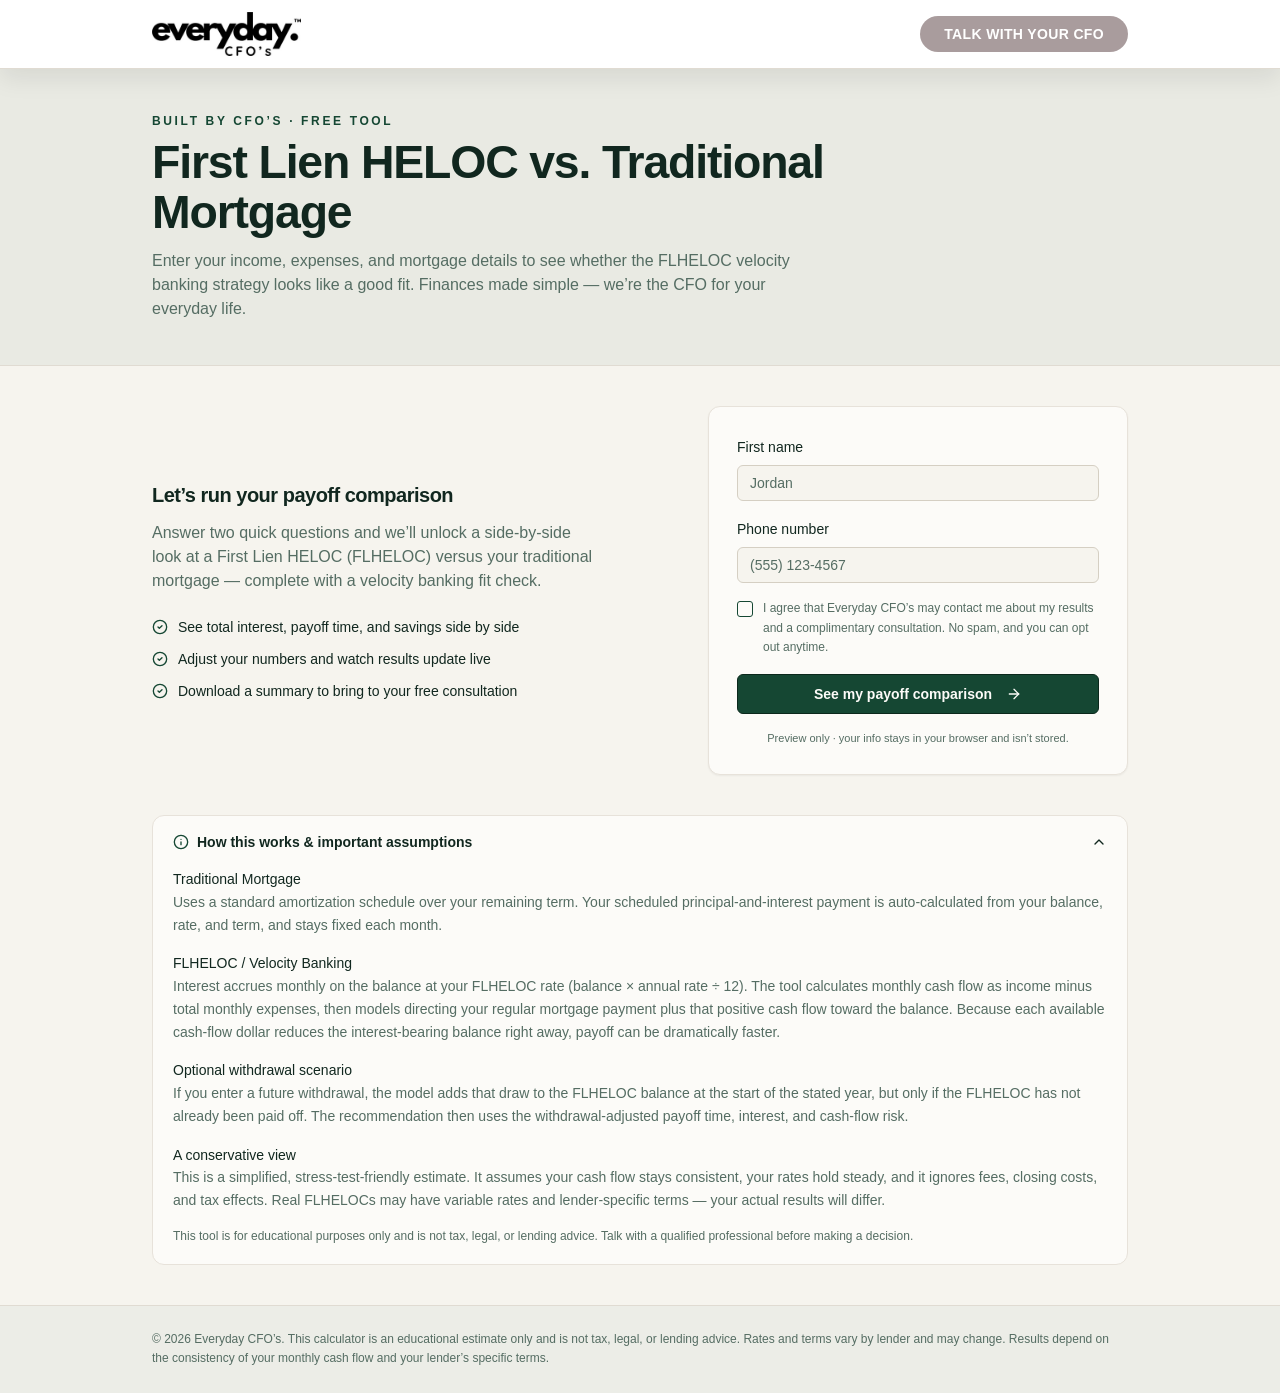
<file: index.html>
<!doctype html>
<html lang="en">
  <head>
    <meta charset="UTF-8" />
    <meta name="viewport" content="width=device-width, initial-scale=1.0, maximum-scale=1" />
    <link rel="icon" type="image/svg+xml" href="./favicon.svg" />
    <title>First Lien HELOC vs. Mortgage Calculator | Everyday CFO's</title>
    <meta name="description" content="Compare a First Lien HELOC to a traditional mortgage. See your estimated payoff time, total interest, and potential interest savings — a free, educational tool from Everyday CFO's. Finances made simple." />
    <meta name="robots" content="noindex, nofollow" />
    <meta property="og:title" content="First Lien HELOC vs. Mortgage Calculator | Everyday CFO's" />
    <meta property="og:description" content="See how a First Lien HELOC could accelerate your mortgage payoff. A free, educational comparison tool from Everyday CFO's — the CFO for your everyday life." />
    <meta property="og:type" content="website" />
    <link
      href="https://api.fontshare.com/v2/css?f[]=satoshi@300,400,500,700,900&f[]=boska@500,700&f[]=general-sans@500,600&display=swap"
      rel="stylesheet"
    />
    <script type="module" crossorigin src="./assets/index-CD9yQ5iB.js"></script>
    <link rel="stylesheet" crossorigin href="./assets/index-CGenIyEw.css">
  </head>
  <body>
    <div id="root"></div>
  </body>
</html>
</file>
<file: assets/index-CGenIyEw.css>
*,:before,:after{--tw-border-spacing-x: 0;--tw-border-spacing-y: 0;--tw-translate-x: 0;--tw-translate-y: 0;--tw-rotate: 0;--tw-skew-x: 0;--tw-skew-y: 0;--tw-scale-x: 1;--tw-scale-y: 1;--tw-pan-x: ;--tw-pan-y: ;--tw-pinch-zoom: ;--tw-scroll-snap-strictness: proximity;--tw-gradient-from-position: ;--tw-gradient-via-position: ;--tw-gradient-to-position: ;--tw-ordinal: ;--tw-slashed-zero: ;--tw-numeric-figure: ;--tw-numeric-spacing: ;--tw-numeric-fraction: ;--tw-ring-inset: ;--tw-ring-offset-width: 0px;--tw-ring-offset-color: #fff;--tw-ring-color: rgb(59 130 246 / .5);--tw-ring-offset-shadow: 0 0 #0000;--tw-ring-shadow: 0 0 #0000;--tw-shadow: 0 0 #0000;--tw-shadow-colored: 0 0 #0000;--tw-blur: ;--tw-brightness: ;--tw-contrast: ;--tw-grayscale: ;--tw-hue-rotate: ;--tw-invert: ;--tw-saturate: ;--tw-sepia: ;--tw-drop-shadow: ;--tw-backdrop-blur: ;--tw-backdrop-brightness: ;--tw-backdrop-contrast: ;--tw-backdrop-grayscale: ;--tw-backdrop-hue-rotate: ;--tw-backdrop-invert: ;--tw-backdrop-opacity: ;--tw-backdrop-saturate: ;--tw-backdrop-sepia: ;--tw-contain-size: ;--tw-contain-layout: ;--tw-contain-paint: ;--tw-contain-style: }::backdrop{--tw-border-spacing-x: 0;--tw-border-spacing-y: 0;--tw-translate-x: 0;--tw-translate-y: 0;--tw-rotate: 0;--tw-skew-x: 0;--tw-skew-y: 0;--tw-scale-x: 1;--tw-scale-y: 1;--tw-pan-x: ;--tw-pan-y: ;--tw-pinch-zoom: ;--tw-scroll-snap-strictness: proximity;--tw-gradient-from-position: ;--tw-gradient-via-position: ;--tw-gradient-to-position: ;--tw-ordinal: ;--tw-slashed-zero: ;--tw-numeric-figure: ;--tw-numeric-spacing: ;--tw-numeric-fraction: ;--tw-ring-inset: ;--tw-ring-offset-width: 0px;--tw-ring-offset-color: #fff;--tw-ring-color: rgb(59 130 246 / .5);--tw-ring-offset-shadow: 0 0 #0000;--tw-ring-shadow: 0 0 #0000;--tw-shadow: 0 0 #0000;--tw-shadow-colored: 0 0 #0000;--tw-blur: ;--tw-brightness: ;--tw-contrast: ;--tw-grayscale: ;--tw-hue-rotate: ;--tw-invert: ;--tw-saturate: ;--tw-sepia: ;--tw-drop-shadow: ;--tw-backdrop-blur: ;--tw-backdrop-brightness: ;--tw-backdrop-contrast: ;--tw-backdrop-grayscale: ;--tw-backdrop-hue-rotate: ;--tw-backdrop-invert: ;--tw-backdrop-opacity: ;--tw-backdrop-saturate: ;--tw-backdrop-sepia: ;--tw-contain-size: ;--tw-contain-layout: ;--tw-contain-paint: ;--tw-contain-style: }*,:before,:after{box-sizing:border-box;border-width:0;border-style:solid;border-color:#e5e7eb}:before,:after{--tw-content: ""}html,:host{line-height:1.5;-webkit-text-size-adjust:100%;-moz-tab-size:4;-o-tab-size:4;tab-size:4;font-family:var(--font-sans);font-feature-settings:normal;font-variation-settings:normal;-webkit-tap-highlight-color:transparent}body{margin:0;line-height:inherit}hr{height:0;color:inherit;border-top-width:1px}abbr:where([title]){-webkit-text-decoration:underline dotted;text-decoration:underline dotted}h1,h2,h3,h4,h5,h6{font-size:inherit;font-weight:inherit}a{color:inherit;text-decoration:inherit}b,strong{font-weight:bolder}code,kbd,samp,pre{font-family:var(--font-mono);font-feature-settings:normal;font-variation-settings:normal;font-size:1em}small{font-size:80%}sub,sup{font-size:75%;line-height:0;position:relative;vertical-align:baseline}sub{bottom:-.25em}sup{top:-.5em}table{text-indent:0;border-color:inherit;border-collapse:collapse}button,input,optgroup,select,textarea{font-family:inherit;font-feature-settings:inherit;font-variation-settings:inherit;font-size:100%;font-weight:inherit;line-height:inherit;letter-spacing:inherit;color:inherit;margin:0;padding:0}button,select{text-transform:none}button,input:where([type=button]),input:where([type=reset]),input:where([type=submit]){-webkit-appearance:button;background-color:transparent;background-image:none}:-moz-focusring{outline:auto}:-moz-ui-invalid{box-shadow:none}progress{vertical-align:baseline}::-webkit-inner-spin-button,::-webkit-outer-spin-button{height:auto}[type=search]{-webkit-appearance:textfield;outline-offset:-2px}::-webkit-search-decoration{-webkit-appearance:none}::-webkit-file-upload-button{-webkit-appearance:button;font:inherit}summary{display:list-item}blockquote,dl,dd,h1,h2,h3,h4,h5,h6,hr,figure,p,pre{margin:0}fieldset{margin:0;padding:0}legend{padding:0}ol,ul,menu{list-style:none;margin:0;padding:0}dialog{padding:0}textarea{resize:vertical}input::-moz-placeholder,textarea::-moz-placeholder{opacity:1;color:#9ca3af}input::placeholder,textarea::placeholder{opacity:1;color:#9ca3af}button,[role=button]{cursor:pointer}:disabled{cursor:default}img,svg,video,canvas,audio,iframe,embed,object{display:block;vertical-align:middle}img,video{max-width:100%;height:auto}[hidden]:where(:not([hidden=until-found])){display:none}*{--tw-border-opacity: 1;border-color:hsl(var(--border) / var(--tw-border-opacity, 1))}body{--tw-bg-opacity: 1;background-color:hsl(var(--background) / var(--tw-bg-opacity, 1));font-family:var(--font-sans);--tw-text-opacity: 1;color:hsl(var(--foreground) / var(--tw-text-opacity, 1));-webkit-font-smoothing:antialiased;-moz-osx-font-smoothing:grayscale}.sr-only{position:absolute;width:1px;height:1px;padding:0;margin:-1px;overflow:hidden;clip:rect(0,0,0,0);white-space:nowrap;border-width:0}.pointer-events-none{pointer-events:none}.pointer-events-auto{pointer-events:auto}.visible{visibility:visible}.invisible{visibility:hidden}.fixed{position:fixed}.absolute{position:absolute}.relative{position:relative}.sticky{position:sticky}.inset-0{inset:0}.inset-x-0{left:0;right:0}.inset-y-0{top:0;bottom:0}.-bottom-12{bottom:-3rem}.-left-12{left:-3rem}.-right-12{right:-3rem}.-top-12{top:-3rem}.bottom-0{bottom:0}.left-0{left:0}.left-1{left:.25rem}.left-1\/2{left:50%}.left-2{left:.5rem}.left-3{left:.75rem}.left-\[50\%\]{left:50%}.right-0{right:0}.right-1{right:.25rem}.right-2{right:.5rem}.right-3{right:.75rem}.right-4{right:1rem}.top-0{top:0}.top-1\.5{top:.375rem}.top-1\/2{top:50%}.top-2{top:.5rem}.top-3\.5{top:.875rem}.top-4{top:1rem}.top-\[1px\]{top:1px}.top-\[50\%\]{top:50%}.top-\[60\%\]{top:60%}.top-full{top:100%}.z-10{z-index:10}.z-20{z-index:20}.z-50{z-index:50}.z-\[100\]{z-index:100}.z-\[1\]{z-index:1}.-mx-1{margin-left:-.25rem;margin-right:-.25rem}.mx-2{margin-left:.5rem;margin-right:.5rem}.mx-3\.5{margin-left:.875rem;margin-right:.875rem}.mx-4{margin-left:1rem;margin-right:1rem}.mx-auto{margin-left:auto;margin-right:auto}.my-0\.5{margin-top:.125rem;margin-bottom:.125rem}.my-1{margin-top:.25rem;margin-bottom:.25rem}.-ml-4{margin-left:-1rem}.-mt-4{margin-top:-1rem}.mb-1{margin-bottom:.25rem}.mb-3{margin-bottom:.75rem}.mb-4{margin-bottom:1rem}.ml-1{margin-left:.25rem}.ml-1\.5{margin-left:.375rem}.ml-auto{margin-left:auto}.mr-1\.5{margin-right:.375rem}.mr-2{margin-right:.5rem}.mt-0\.5{margin-top:.125rem}.mt-1{margin-top:.25rem}.mt-1\.5{margin-top:.375rem}.mt-10{margin-top:2.5rem}.mt-2{margin-top:.5rem}.mt-24{margin-top:6rem}.mt-3{margin-top:.75rem}.mt-4{margin-top:1rem}.mt-5{margin-top:1.25rem}.mt-6{margin-top:1.5rem}.mt-auto{margin-top:auto}.block{display:block}.flex{display:flex}.inline-flex{display:inline-flex}.table{display:table}.grid{display:grid}.hidden{display:none}.aspect-square{aspect-ratio:1 / 1}.aspect-video{aspect-ratio:16 / 9}.size-4{width:1rem;height:1rem}.h-1\.5{height:.375rem}.h-10{height:2.5rem}.h-11{height:2.75rem}.h-12{height:3rem}.h-2{height:.5rem}.h-2\.5{height:.625rem}.h-3{height:.75rem}.h-3\.5{height:.875rem}.h-4{height:1rem}.h-5{height:1.25rem}.h-6{height:1.5rem}.h-7{height:1.75rem}.h-8{height:2rem}.h-9{height:2.25rem}.h-\[180px\]{height:180px}.h-\[1px\]{height:1px}.h-\[var\(--radix-navigation-menu-viewport-height\)\]{height:var(--radix-navigation-menu-viewport-height)}.h-\[var\(--radix-select-trigger-height\)\]{height:var(--radix-select-trigger-height)}.h-auto{height:auto}.h-full{height:100%}.h-px{height:1px}.h-svh{height:100svh}.max-h-\[--radix-context-menu-content-available-height\]{max-height:var(--radix-context-menu-content-available-height)}.max-h-\[--radix-select-content-available-height\]{max-height:var(--radix-select-content-available-height)}.max-h-\[300px\]{max-height:300px}.max-h-\[var\(--radix-dropdown-menu-content-available-height\)\]{max-height:var(--radix-dropdown-menu-content-available-height)}.max-h-screen{max-height:100vh}.min-h-0{min-height:0px}.min-h-10{min-height:2.5rem}.min-h-8{min-height:2rem}.min-h-9{min-height:2.25rem}.min-h-\[200px\]{min-height:200px}.min-h-\[80px\]{min-height:80px}.min-h-screen{min-height:100vh}.min-h-svh{min-height:100svh}.w-0{width:0px}.w-1{width:.25rem}.w-10{width:2.5rem}.w-11{width:2.75rem}.w-2{width:.5rem}.w-2\.5{width:.625rem}.w-3{width:.75rem}.w-3\.5{width:.875rem}.w-3\/4{width:75%}.w-4{width:1rem}.w-5{width:1.25rem}.w-64{width:16rem}.w-7{width:1.75rem}.w-72{width:18rem}.w-8{width:2rem}.w-9{width:2.25rem}.w-\[100px\]{width:100px}.w-\[1px\]{width:1px}.w-\[var\(--sidebar-width\)\]{width:var(--sidebar-width)}.w-auto{width:auto}.w-full{width:100%}.w-max{width:-moz-max-content;width:max-content}.w-px{width:1px}.min-w-0{min-width:0px}.min-w-10{min-width:2.5rem}.min-w-11{min-width:2.75rem}.min-w-5{min-width:1.25rem}.min-w-9{min-width:2.25rem}.min-w-\[12rem\]{min-width:12rem}.min-w-\[8rem\]{min-width:8rem}.min-w-\[var\(--radix-select-trigger-width\)\]{min-width:var(--radix-select-trigger-width)}.max-w-2xl{max-width:42rem}.max-w-3xl{max-width:48rem}.max-w-5xl{max-width:64rem}.max-w-\[var\(--skeleton-width\)\]{max-width:var(--skeleton-width)}.max-w-lg{max-width:32rem}.max-w-max{max-width:-moz-max-content;max-width:max-content}.max-w-md{max-width:28rem}.flex-1{flex:1 1 0%}.shrink{flex-shrink:1}.shrink-0{flex-shrink:0}.grow{flex-grow:1}.grow-0{flex-grow:0}.basis-full{flex-basis:100%}.caption-bottom{caption-side:bottom}.border-collapse{border-collapse:collapse}.origin-\[--radix-context-menu-content-transform-origin\]{transform-origin:var(--radix-context-menu-content-transform-origin)}.origin-\[--radix-dropdown-menu-content-transform-origin\]{transform-origin:var(--radix-dropdown-menu-content-transform-origin)}.origin-\[--radix-hover-card-content-transform-origin\]{transform-origin:var(--radix-hover-card-content-transform-origin)}.origin-\[--radix-menubar-content-transform-origin\]{transform-origin:var(--radix-menubar-content-transform-origin)}.origin-\[--radix-popover-content-transform-origin\]{transform-origin:var(--radix-popover-content-transform-origin)}.origin-\[--radix-select-content-transform-origin\]{transform-origin:var(--radix-select-content-transform-origin)}.origin-\[--radix-tooltip-content-transform-origin\]{transform-origin:var(--radix-tooltip-content-transform-origin)}.-translate-x-1\/2{--tw-translate-x: -50%;transform:translate(var(--tw-translate-x),var(--tw-translate-y)) rotate(var(--tw-rotate)) skew(var(--tw-skew-x)) skewY(var(--tw-skew-y)) scaleX(var(--tw-scale-x)) scaleY(var(--tw-scale-y))}.-translate-x-px{--tw-translate-x: -1px;transform:translate(var(--tw-translate-x),var(--tw-translate-y)) rotate(var(--tw-rotate)) skew(var(--tw-skew-x)) skewY(var(--tw-skew-y)) scaleX(var(--tw-scale-x)) scaleY(var(--tw-scale-y))}.-translate-y-1\/2{--tw-translate-y: -50%;transform:translate(var(--tw-translate-x),var(--tw-translate-y)) rotate(var(--tw-rotate)) skew(var(--tw-skew-x)) skewY(var(--tw-skew-y)) scaleX(var(--tw-scale-x)) scaleY(var(--tw-scale-y))}.translate-x-\[-50\%\]{--tw-translate-x: -50%;transform:translate(var(--tw-translate-x),var(--tw-translate-y)) rotate(var(--tw-rotate)) skew(var(--tw-skew-x)) skewY(var(--tw-skew-y)) scaleX(var(--tw-scale-x)) scaleY(var(--tw-scale-y))}.translate-x-px{--tw-translate-x: 1px;transform:translate(var(--tw-translate-x),var(--tw-translate-y)) rotate(var(--tw-rotate)) skew(var(--tw-skew-x)) skewY(var(--tw-skew-y)) scaleX(var(--tw-scale-x)) scaleY(var(--tw-scale-y))}.translate-y-\[-50\%\]{--tw-translate-y: -50%;transform:translate(var(--tw-translate-x),var(--tw-translate-y)) rotate(var(--tw-rotate)) skew(var(--tw-skew-x)) skewY(var(--tw-skew-y)) scaleX(var(--tw-scale-x)) scaleY(var(--tw-scale-y))}.rotate-45{--tw-rotate: 45deg;transform:translate(var(--tw-translate-x),var(--tw-translate-y)) rotate(var(--tw-rotate)) skew(var(--tw-skew-x)) skewY(var(--tw-skew-y)) scaleX(var(--tw-scale-x)) scaleY(var(--tw-scale-y))}.rotate-90{--tw-rotate: 90deg;transform:translate(var(--tw-translate-x),var(--tw-translate-y)) rotate(var(--tw-rotate)) skew(var(--tw-skew-x)) skewY(var(--tw-skew-y)) scaleX(var(--tw-scale-x)) scaleY(var(--tw-scale-y))}.transform{transform:translate(var(--tw-translate-x),var(--tw-translate-y)) rotate(var(--tw-rotate)) skew(var(--tw-skew-x)) skewY(var(--tw-skew-y)) scaleX(var(--tw-scale-x)) scaleY(var(--tw-scale-y))}@keyframes pulse{50%{opacity:.5}}.animate-pulse{animation:pulse 2s cubic-bezier(.4,0,.6,1) infinite}.cursor-default{cursor:default}.cursor-pointer{cursor:pointer}.touch-none{touch-action:none}.select-none{-webkit-user-select:none;-moz-user-select:none;user-select:none}.list-none{list-style-type:none}.grid-cols-2{grid-template-columns:repeat(2,minmax(0,1fr))}.flex-row{flex-direction:row}.flex-col{flex-direction:column}.flex-col-reverse{flex-direction:column-reverse}.flex-wrap{flex-wrap:wrap}.items-start{align-items:flex-start}.items-end{align-items:flex-end}.items-center{align-items:center}.items-stretch{align-items:stretch}.justify-center{justify-content:center}.justify-between{justify-content:space-between}.gap-1{gap:.25rem}.gap-1\.5{gap:.375rem}.gap-2{gap:.5rem}.gap-2\.5{gap:.625rem}.gap-3{gap:.75rem}.gap-4{gap:1rem}.gap-6{gap:1.5rem}.gap-8{gap:2rem}.space-x-1>:not([hidden])~:not([hidden]){--tw-space-x-reverse: 0;margin-right:calc(.25rem * var(--tw-space-x-reverse));margin-left:calc(.25rem * calc(1 - var(--tw-space-x-reverse)))}.space-x-4>:not([hidden])~:not([hidden]){--tw-space-x-reverse: 0;margin-right:calc(1rem * var(--tw-space-x-reverse));margin-left:calc(1rem * calc(1 - var(--tw-space-x-reverse)))}.space-y-1>:not([hidden])~:not([hidden]){--tw-space-y-reverse: 0;margin-top:calc(.25rem * calc(1 - var(--tw-space-y-reverse)));margin-bottom:calc(.25rem * var(--tw-space-y-reverse))}.space-y-1\.5>:not([hidden])~:not([hidden]){--tw-space-y-reverse: 0;margin-top:calc(.375rem * calc(1 - var(--tw-space-y-reverse)));margin-bottom:calc(.375rem * var(--tw-space-y-reverse))}.space-y-2>:not([hidden])~:not([hidden]){--tw-space-y-reverse: 0;margin-top:calc(.5rem * calc(1 - var(--tw-space-y-reverse)));margin-bottom:calc(.5rem * var(--tw-space-y-reverse))}.space-y-3>:not([hidden])~:not([hidden]){--tw-space-y-reverse: 0;margin-top:calc(.75rem * calc(1 - var(--tw-space-y-reverse)));margin-bottom:calc(.75rem * var(--tw-space-y-reverse))}.space-y-4>:not([hidden])~:not([hidden]){--tw-space-y-reverse: 0;margin-top:calc(1rem * calc(1 - var(--tw-space-y-reverse)));margin-bottom:calc(1rem * var(--tw-space-y-reverse))}.space-y-6>:not([hidden])~:not([hidden]){--tw-space-y-reverse: 0;margin-top:calc(1.5rem * calc(1 - var(--tw-space-y-reverse)));margin-bottom:calc(1.5rem * var(--tw-space-y-reverse))}.divide-y>:not([hidden])~:not([hidden]){--tw-divide-y-reverse: 0;border-top-width:calc(1px * calc(1 - var(--tw-divide-y-reverse)));border-bottom-width:calc(1px * var(--tw-divide-y-reverse))}.divide-border>:not([hidden])~:not([hidden]){--tw-divide-opacity: 1;border-color:hsl(var(--border) / var(--tw-divide-opacity, 1))}.overflow-auto{overflow:auto}.overflow-hidden{overflow:hidden}.overflow-y-auto{overflow-y:auto}.overflow-x-hidden{overflow-x:hidden}.whitespace-nowrap{white-space:nowrap}.break-words{overflow-wrap:break-word}.rounded-\[2px\]{border-radius:2px}.rounded-\[inherit\]{border-radius:inherit}.rounded-full{border-radius:9999px}.rounded-lg{border-radius:.5625rem}.rounded-md{border-radius:.375rem}.rounded-sm{border-radius:.1875rem}.rounded-xl{border-radius:.75rem}.rounded-t-\[10px\]{border-top-left-radius:10px;border-top-right-radius:10px}.rounded-tl-sm{border-top-left-radius:.1875rem}.border{border-width:1px}.border-2{border-width:2px}.border-\[1\.5px\]{border-width:1.5px}.border-y{border-top-width:1px;border-bottom-width:1px}.border-b{border-bottom-width:1px}.border-l{border-left-width:1px}.border-r{border-right-width:1px}.border-t{border-top-width:1px}.border-dashed{border-style:dashed}.border-\[\#b49b5d\]\/45{border-color:#b49b5d73}.border-\[--color-border\]{border-color:var(--color-border)}.border-border{--tw-border-opacity: 1;border-color:hsl(var(--border) / var(--tw-border-opacity, 1))}.border-border\/50{border-color:hsl(var(--border) / .5)}.border-card-border{--tw-border-opacity: 1;border-color:hsl(var(--card-border) / var(--tw-border-opacity, 1))}.border-destructive{--tw-border-opacity: 1;border-color:hsl(var(--destructive) / var(--tw-border-opacity, 1))}.border-destructive-border{border-color:var(--destructive-border)}.border-destructive\/30{border-color:hsl(var(--destructive) / .3)}.border-destructive\/35{border-color:hsl(var(--destructive) / .35)}.border-destructive\/50{border-color:hsl(var(--destructive) / .5)}.border-input{--tw-border-opacity: 1;border-color:hsl(var(--input) / var(--tw-border-opacity, 1))}.border-primary{--tw-border-opacity: 1;border-color:hsl(var(--primary) / var(--tw-border-opacity, 1))}.border-primary-border{border-color:var(--primary-border)}.border-primary\/20{border-color:hsl(var(--primary) / .2)}.border-primary\/25{border-color:hsl(var(--primary) / .25)}.border-primary\/30{border-color:hsl(var(--primary) / .3)}.border-primary\/35{border-color:hsl(var(--primary) / .35)}.border-primary\/40{border-color:hsl(var(--primary) / .4)}.border-secondary-border{border-color:var(--secondary-border)}.border-sidebar-border{--tw-border-opacity: 1;border-color:hsl(var(--sidebar-border) / var(--tw-border-opacity, 1))}.border-transparent{border-color:transparent}.border-l-transparent{border-left-color:transparent}.border-t-transparent{border-top-color:transparent}.bg-\[\#a99c9d\]{--tw-bg-opacity: 1;background-color:rgb(169 156 157 / var(--tw-bg-opacity, 1))}.bg-\[\#b49b5d\]\/10{background-color:#b49b5d1a}.bg-\[--color-bg\]{background-color:var(--color-bg)}.bg-accent{--tw-bg-opacity: 1;background-color:hsl(var(--accent) / var(--tw-bg-opacity, 1))}.bg-background{--tw-bg-opacity: 1;background-color:hsl(var(--background) / var(--tw-bg-opacity, 1))}.bg-background\/60{background-color:hsl(var(--background) / .6)}.bg-black\/80{background-color:#000c}.bg-border{--tw-bg-opacity: 1;background-color:hsl(var(--border) / var(--tw-bg-opacity, 1))}.bg-card{--tw-bg-opacity: 1;background-color:hsl(var(--card) / var(--tw-bg-opacity, 1))}.bg-card\/50{background-color:hsl(var(--card) / .5)}.bg-destructive{--tw-bg-opacity: 1;background-color:hsl(var(--destructive) / var(--tw-bg-opacity, 1))}.bg-destructive\/5{background-color:hsl(var(--destructive) / .05)}.bg-foreground{--tw-bg-opacity: 1;background-color:hsl(var(--foreground) / var(--tw-bg-opacity, 1))}.bg-gray-50{--tw-bg-opacity: 1;background-color:rgb(249 250 251 / var(--tw-bg-opacity, 1))}.bg-muted{--tw-bg-opacity: 1;background-color:hsl(var(--muted) / var(--tw-bg-opacity, 1))}.bg-muted\/35{background-color:hsl(var(--muted) / .35)}.bg-muted\/50{background-color:hsl(var(--muted) / .5)}.bg-popover{--tw-bg-opacity: 1;background-color:hsl(var(--popover) / var(--tw-bg-opacity, 1))}.bg-primary{--tw-bg-opacity: 1;background-color:hsl(var(--primary) / var(--tw-bg-opacity, 1))}.bg-primary\/\[0\.04\]{background-color:hsl(var(--primary) / .04)}.bg-primary\/\[0\.05\]{background-color:hsl(var(--primary) / .05)}.bg-primary\/\[0\.06\]{background-color:hsl(var(--primary) / .06)}.bg-primary\/\[0\.07\]{background-color:hsl(var(--primary) / .07)}.bg-primary\/\[0\.08\]{background-color:hsl(var(--primary) / .08)}.bg-secondary{--tw-bg-opacity: 1;background-color:hsl(var(--secondary) / var(--tw-bg-opacity, 1))}.bg-sidebar{--tw-bg-opacity: 1;background-color:hsl(var(--sidebar) / var(--tw-bg-opacity, 1))}.bg-sidebar-border{--tw-bg-opacity: 1;background-color:hsl(var(--sidebar-border) / var(--tw-bg-opacity, 1))}.bg-transparent{background-color:transparent}.bg-white{--tw-bg-opacity: 1;background-color:rgb(255 255 255 / var(--tw-bg-opacity, 1))}.bg-white\/70{background-color:#ffffffb3}.fill-current{fill:currentColor}.p-0{padding:0}.p-1{padding:.25rem}.p-2{padding:.5rem}.p-3{padding:.75rem}.p-3\.5{padding:.875rem}.p-4{padding:1rem}.p-5{padding:1.25rem}.p-6{padding:1.5rem}.p-8{padding:2rem}.p-\[1px\]{padding:1px}.px-1{padding-left:.25rem;padding-right:.25rem}.px-2{padding-left:.5rem;padding-right:.5rem}.px-2\.5{padding-left:.625rem;padding-right:.625rem}.px-3{padding-left:.75rem;padding-right:.75rem}.px-4{padding-left:1rem;padding-right:1rem}.px-5{padding-left:1.25rem;padding-right:1.25rem}.px-8{padding-left:2rem;padding-right:2rem}.py-0\.5{padding-top:.125rem;padding-bottom:.125rem}.py-1{padding-top:.25rem;padding-bottom:.25rem}.py-1\.5{padding-top:.375rem;padding-bottom:.375rem}.py-2{padding-top:.5rem;padding-bottom:.5rem}.py-3{padding-top:.75rem;padding-bottom:.75rem}.py-4{padding-top:1rem;padding-bottom:1rem}.py-6{padding-top:1.5rem;padding-bottom:1.5rem}.py-8{padding-top:2rem;padding-bottom:2rem}.pb-3{padding-bottom:.75rem}.pb-4{padding-bottom:1rem}.pb-5{padding-bottom:1.25rem}.pl-2\.5{padding-left:.625rem}.pl-4{padding-left:1rem}.pl-7{padding-left:1.75rem}.pl-8{padding-left:2rem}.pr-2{padding-right:.5rem}.pr-2\.5{padding-right:.625rem}.pr-8{padding-right:2rem}.pr-9{padding-right:2.25rem}.pt-0{padding-top:0}.pt-1{padding-top:.25rem}.pt-3{padding-top:.75rem}.pt-4{padding-top:1rem}.pt-6{padding-top:1.5rem}.text-left{text-align:left}.text-center{text-align:center}.align-middle{vertical-align:middle}.font-mono{font-family:var(--font-mono)}.text-2xl{font-size:1.5rem;line-height:2rem}.text-\[0\.8rem\]{font-size:.8rem}.text-\[11px\]{font-size:11px}.text-base{font-size:1rem;line-height:1.5rem}.text-lg{font-size:1.125rem;line-height:1.75rem}.text-sm{font-size:.875rem;line-height:1.25rem}.text-xl{font-size:1.25rem;line-height:1.75rem}.text-xs{font-size:.75rem;line-height:1rem}.font-black{font-weight:900}.font-bold{font-weight:700}.font-medium{font-weight:500}.font-normal{font-weight:400}.font-semibold{font-weight:600}.uppercase{text-transform:uppercase}.tabular-nums{--tw-numeric-spacing: tabular-nums;font-variant-numeric:var(--tw-ordinal) var(--tw-slashed-zero) var(--tw-numeric-figure) var(--tw-numeric-spacing) var(--tw-numeric-fraction)}.leading-\[1\.08\]{line-height:1.08}.leading-none{line-height:1}.leading-relaxed{line-height:1.625}.leading-snug{line-height:1.375}.tracking-\[0\.18em\]{letter-spacing:.18em}.tracking-\[0\.22em\]{letter-spacing:.22em}.tracking-tight{letter-spacing:-.025em}.tracking-wide{letter-spacing:.025em}.tracking-widest{letter-spacing:.1em}.text-\[\#70561c\]{--tw-text-opacity: 1;color:rgb(112 86 28 / var(--tw-text-opacity, 1))}.text-accent-foreground{--tw-text-opacity: 1;color:hsl(var(--accent-foreground) / var(--tw-text-opacity, 1))}.text-card-foreground{--tw-text-opacity: 1;color:hsl(var(--card-foreground) / var(--tw-text-opacity, 1))}.text-current{color:currentColor}.text-destructive{--tw-text-opacity: 1;color:hsl(var(--destructive) / var(--tw-text-opacity, 1))}.text-destructive-foreground{--tw-text-opacity: 1;color:hsl(var(--destructive-foreground) / var(--tw-text-opacity, 1))}.text-foreground{--tw-text-opacity: 1;color:hsl(var(--foreground) / var(--tw-text-opacity, 1))}.text-foreground\/50{color:hsl(var(--foreground) / .5)}.text-foreground\/80{color:hsl(var(--foreground) / .8)}.text-gray-600{--tw-text-opacity: 1;color:rgb(75 85 99 / var(--tw-text-opacity, 1))}.text-gray-900{--tw-text-opacity: 1;color:rgb(17 24 39 / var(--tw-text-opacity, 1))}.text-muted-foreground{--tw-text-opacity: 1;color:hsl(var(--muted-foreground) / var(--tw-text-opacity, 1))}.text-popover-foreground{--tw-text-opacity: 1;color:hsl(var(--popover-foreground) / var(--tw-text-opacity, 1))}.text-primary{--tw-text-opacity: 1;color:hsl(var(--primary) / var(--tw-text-opacity, 1))}.text-primary-foreground{--tw-text-opacity: 1;color:hsl(var(--primary-foreground) / var(--tw-text-opacity, 1))}.text-red-500{--tw-text-opacity: 1;color:rgb(239 68 68 / var(--tw-text-opacity, 1))}.text-secondary-foreground{--tw-text-opacity: 1;color:hsl(var(--secondary-foreground) / var(--tw-text-opacity, 1))}.text-sidebar-foreground{--tw-text-opacity: 1;color:hsl(var(--sidebar-foreground) / var(--tw-text-opacity, 1))}.text-sidebar-foreground\/70{color:hsl(var(--sidebar-foreground) / .7)}.text-white{--tw-text-opacity: 1;color:rgb(255 255 255 / var(--tw-text-opacity, 1))}.opacity-0{opacity:0}.opacity-50{opacity:.5}.opacity-60{opacity:.6}.opacity-70{opacity:.7}.opacity-80{opacity:.8}.opacity-90{opacity:.9}.shadow-\[0_0_0_1px_hsl\(var\(--sidebar-border\)\)\]{--tw-shadow: 0 0 0 1px hsl(var(--sidebar-border));--tw-shadow-colored: 0 0 0 1px var(--tw-shadow-color);box-shadow:var(--tw-ring-offset-shadow, 0 0 #0000),var(--tw-ring-shadow, 0 0 #0000),var(--tw-shadow)}.shadow-\[0_10px_24px_rgba\(0\,0\,0\,0\.08\)\]{--tw-shadow: 0 10px 24px rgba(0,0,0,.08);--tw-shadow-colored: 0 10px 24px var(--tw-shadow-color);box-shadow:var(--tw-ring-offset-shadow, 0 0 #0000),var(--tw-ring-shadow, 0 0 #0000),var(--tw-shadow)}.shadow-lg{--tw-shadow: 0 10px 15px -3px rgb(0 0 0 / .1), 0 4px 6px -4px rgb(0 0 0 / .1);--tw-shadow-colored: 0 10px 15px -3px var(--tw-shadow-color), 0 4px 6px -4px var(--tw-shadow-color);box-shadow:var(--tw-ring-offset-shadow, 0 0 #0000),var(--tw-ring-shadow, 0 0 #0000),var(--tw-shadow)}.shadow-md{--tw-shadow: 0 4px 6px -1px rgb(0 0 0 / .1), 0 2px 4px -2px rgb(0 0 0 / .1);--tw-shadow-colored: 0 4px 6px -1px var(--tw-shadow-color), 0 2px 4px -2px var(--tw-shadow-color);box-shadow:var(--tw-ring-offset-shadow, 0 0 #0000),var(--tw-ring-shadow, 0 0 #0000),var(--tw-shadow)}.shadow-none{--tw-shadow: 0 0 #0000;--tw-shadow-colored: 0 0 #0000;box-shadow:var(--tw-ring-offset-shadow, 0 0 #0000),var(--tw-ring-shadow, 0 0 #0000),var(--tw-shadow)}.shadow-sm{--tw-shadow: 0 1px 2px 0 rgb(0 0 0 / .05);--tw-shadow-colored: 0 1px 2px 0 var(--tw-shadow-color);box-shadow:var(--tw-ring-offset-shadow, 0 0 #0000),var(--tw-ring-shadow, 0 0 #0000),var(--tw-shadow)}.shadow-xl{--tw-shadow: 0 20px 25px -5px rgb(0 0 0 / .1), 0 8px 10px -6px rgb(0 0 0 / .1);--tw-shadow-colored: 0 20px 25px -5px var(--tw-shadow-color), 0 8px 10px -6px var(--tw-shadow-color);box-shadow:var(--tw-ring-offset-shadow, 0 0 #0000),var(--tw-ring-shadow, 0 0 #0000),var(--tw-shadow)}.outline-none{outline:2px solid transparent;outline-offset:2px}.outline{outline-style:solid}.outline-2{outline-width:2px}.outline-offset-2{outline-offset:2px}.outline-transparent{outline-color:transparent}.ring-0{--tw-ring-offset-shadow: var(--tw-ring-inset) 0 0 0 var(--tw-ring-offset-width) var(--tw-ring-offset-color);--tw-ring-shadow: var(--tw-ring-inset) 0 0 0 calc(0px + var(--tw-ring-offset-width)) var(--tw-ring-color);box-shadow:var(--tw-ring-offset-shadow),var(--tw-ring-shadow),var(--tw-shadow, 0 0 #0000)}.ring-2{--tw-ring-offset-shadow: var(--tw-ring-inset) 0 0 0 var(--tw-ring-offset-width) var(--tw-ring-offset-color);--tw-ring-shadow: var(--tw-ring-inset) 0 0 0 calc(2px + var(--tw-ring-offset-width)) var(--tw-ring-color);box-shadow:var(--tw-ring-offset-shadow),var(--tw-ring-shadow),var(--tw-shadow, 0 0 #0000)}.ring-ring{--tw-ring-opacity: 1;--tw-ring-color: hsl(var(--ring) / var(--tw-ring-opacity, 1))}.ring-sidebar-ring{--tw-ring-opacity: 1;--tw-ring-color: hsl(var(--sidebar-ring) / var(--tw-ring-opacity, 1))}.ring-offset-background{--tw-ring-offset-color: hsl(var(--background) / 1)}.filter{filter:var(--tw-blur) var(--tw-brightness) var(--tw-contrast) var(--tw-grayscale) var(--tw-hue-rotate) var(--tw-invert) var(--tw-saturate) var(--tw-sepia) var(--tw-drop-shadow)}.transition{transition-property:color,background-color,border-color,text-decoration-color,fill,stroke,opacity,box-shadow,transform,filter,backdrop-filter;transition-timing-function:cubic-bezier(.4,0,.2,1);transition-duration:.15s}.transition-\[left\,right\,width\]{transition-property:left,right,width;transition-timing-function:cubic-bezier(.4,0,.2,1);transition-duration:.15s}.transition-\[margin\,opacity\]{transition-property:margin,opacity;transition-timing-function:cubic-bezier(.4,0,.2,1);transition-duration:.15s}.transition-\[width\,height\,padding\]{transition-property:width,height,padding;transition-timing-function:cubic-bezier(.4,0,.2,1);transition-duration:.15s}.transition-\[width\]{transition-property:width;transition-timing-function:cubic-bezier(.4,0,.2,1);transition-duration:.15s}.transition-all{transition-property:all;transition-timing-function:cubic-bezier(.4,0,.2,1);transition-duration:.15s}.transition-colors{transition-property:color,background-color,border-color,text-decoration-color,fill,stroke;transition-timing-function:cubic-bezier(.4,0,.2,1);transition-duration:.15s}.transition-opacity{transition-property:opacity;transition-timing-function:cubic-bezier(.4,0,.2,1);transition-duration:.15s}.transition-transform{transition-property:transform;transition-timing-function:cubic-bezier(.4,0,.2,1);transition-duration:.15s}.duration-1000{transition-duration:1s}.duration-200{transition-duration:.2s}.ease-in-out{transition-timing-function:cubic-bezier(.4,0,.2,1)}.ease-linear{transition-timing-function:linear}@keyframes enter{0%{opacity:var(--tw-enter-opacity, 1);transform:translate3d(var(--tw-enter-translate-x, 0),var(--tw-enter-translate-y, 0),0) scale3d(var(--tw-enter-scale, 1),var(--tw-enter-scale, 1),var(--tw-enter-scale, 1)) rotate(var(--tw-enter-rotate, 0))}}@keyframes exit{to{opacity:var(--tw-exit-opacity, 1);transform:translate3d(var(--tw-exit-translate-x, 0),var(--tw-exit-translate-y, 0),0) scale3d(var(--tw-exit-scale, 1),var(--tw-exit-scale, 1),var(--tw-exit-scale, 1)) rotate(var(--tw-exit-rotate, 0))}}.animate-in{animation-name:enter;animation-duration:.15s;--tw-enter-opacity: initial;--tw-enter-scale: initial;--tw-enter-rotate: initial;--tw-enter-translate-x: initial;--tw-enter-translate-y: initial}.fade-in-0{--tw-enter-opacity: 0}.fade-in-80{--tw-enter-opacity: .8}.zoom-in-95{--tw-enter-scale: .95}.duration-1000{animation-duration:1s}.duration-200{animation-duration:.2s}.ease-in-out{animation-timing-function:cubic-bezier(.4,0,.2,1)}.ease-linear{animation-timing-function:linear}input[type=search]::-webkit-search-cancel-button{display:none}[contenteditable][data-placeholder]:empty:before{content:attr(data-placeholder);color:hsl(var(--muted-foreground));pointer-events:none}.border.toggle-elevate:before{inset:-1px}.hover-elevate:not(.no-default-hover-elevate),.active-elevate:not(.no-default-active-elevate),.hover-elevate-2:not(.no-default-hover-elevate),.active-elevate-2:not(.no-default-active-elevate){position:relative;z-index:0}.hover-elevate:not(.no-default-hover-elevate):after,.active-elevate:not(.no-default-active-elevate):after,.hover-elevate-2:not(.no-default-hover-elevate):after,.active-elevate-2:not(.no-default-active-elevate):after{content:"";pointer-events:none;position:absolute;inset:0;border-radius:inherit;z-index:999}.hover-elevate:hover:not(.no-default-hover-elevate):after,.active-elevate:active:not(.no-default-active-elevate):after{background-color:var(--elevate-1)}.hover-elevate-2:hover:not(.no-default-hover-elevate):after,.active-elevate-2:active:not(.no-default-active-elevate):after{background-color:var(--elevate-2)}.border.hover-elevate:not(.no-hover-interaction-elevate):after,.border.active-elevate:not(.no-active-interaction-elevate):after,.border.hover-elevate-2:not(.no-hover-interaction-elevate):after,.border.active-elevate-2:not(.no-active-interaction-elevate):after{inset:-1px}.\[border-color\:var\(--badge-outline\)\]{border-color:var(--badge-outline)}.\[border-color\:var\(--button-outline\)\]{border-color:var(--button-outline)}:root{--button-outline: rgba(0, 0, 0, .1);--badge-outline: rgba(0, 0, 0, .05);--opaque-button-border-intensity: -8;--elevate-1: rgba(0, 0, 0, .03);--elevate-2: rgba(0, 0, 0, .08);--background: 43 33% 95%;--foreground: 158 40% 11%;--border: 40 18% 85%;--card: 44 44% 98%;--card-foreground: 158 40% 11%;--card-border: 40 20% 88%;--sidebar: 43 30% 93%;--sidebar-foreground: 158 40% 11%;--sidebar-border: 40 18% 85%;--sidebar-primary: 156 55% 20%;--sidebar-primary-foreground: 44 44% 98%;--sidebar-accent: 43 25% 90%;--sidebar-accent-foreground: 158 40% 11%;--sidebar-ring: 152 52% 30%;--popover: 44 44% 98%;--popover-foreground: 158 40% 11%;--popover-border: 40 18% 85%;--primary: 156 55% 18%;--primary-foreground: 44 44% 98%;--secondary: 43 26% 89%;--secondary-foreground: 158 40% 11%;--muted: 43 24% 91%;--muted-foreground: 155 12% 38%;--accent: 152 40% 88%;--accent-foreground: 156 55% 16%;--destructive: 8 62% 42%;--destructive-foreground: 44 44% 98%;--input: 40 18% 80%;--ring: 152 52% 30%;--chart-1: 156 55% 20%;--chart-2: 152 48% 40%;--chart-3: 30 45% 55%;--chart-4: 43 55% 60%;--chart-5: 8 55% 50%;--font-sans: "Satoshi", "Inter", sans-serif;--font-serif: "Boska", Georgia, serif;--font-mono: "Geist Mono", Menlo, monospace;--radius: .5rem;--shadow-2xs: 0px 2px 0px 0px hsl(0 0% 0% / 0);--shadow-xs: 0px 2px 0px 0px hsl(0 0% 0% / 0);--shadow-sm: 0px 2px 0px 0px hsl(0 0% 0% / 0), 0px 1px 2px -1px hsl(0 0% 0% / 0);--shadow: 0px 2px 0px 0px hsl(0 0% 0% / 0), 0px 1px 2px -1px hsl(0 0% 0% / 0);--shadow-md: 0px 2px 0px 0px hsl(0 0% 0% / 0), 0px 2px 4px -1px hsl(0 0% 0% / 0);--shadow-lg: 0px 2px 0px 0px hsl(0 0% 0% / 0), 0px 4px 6px -1px hsl(0 0% 0% / 0);--shadow-xl: 0px 2px 0px 0px hsl(0 0% 0% / 0), 0px 8px 10px -1px hsl(0 0% 0% / 0);--shadow-2xl: 0px 2px 0px 0px hsl(0 0% 0% / 0);--tracking-normal: 0em;--spacing: .25rem;--sidebar-primary-border: hsl(var(--sidebar-primary));--sidebar-primary-border: hsl( from hsl(var(--sidebar-primary)) h s calc(l + var(--opaque-button-border-intensity)) / alpha );--sidebar-accent-border: hsl(var(--sidebar-accent));--sidebar-accent-border: hsl( from hsl(var(--sidebar-accent)) h s calc(l + var(--opaque-button-border-intensity)) / alpha );--primary-border: hsl(var(--primary));--primary-border: hsl( from hsl(var(--primary)) h s calc(l + var(--opaque-button-border-intensity)) / alpha );--secondary-border: hsl(var(--secondary));--secondary-border: hsl( from hsl(var(--secondary)) h s calc(l + var(--opaque-button-border-intensity)) / alpha );--muted-border: hsl(var(--muted));--muted-border: hsl( from hsl(var(--muted)) h s calc(l + var(--opaque-button-border-intensity)) / alpha );--accent-border: hsl(var(--accent));--accent-border: hsl( from hsl(var(--accent)) h s calc(l + var(--opaque-button-border-intensity)) / alpha );--destructive-border: hsl(var(--destructive));--destructive-border: hsl( from hsl(var(--destructive)) h s calc(l + var(--opaque-button-border-intensity)) / alpha )}.dark{--button-outline: rgba(255, 255, 255, .1);--badge-outline: rgba(255, 255, 255, .05);--opaque-button-border-intensity: 9;--elevate-1: rgba(255, 255, 255, .04);--elevate-2: rgba(255, 255, 255, .09);--background: 158 30% 7%;--foreground: 43 30% 92%;--border: 156 15% 18%;--card: 158 26% 10%;--card-foreground: 43 30% 92%;--card-border: 156 15% 16%;--sidebar: 158 28% 9%;--sidebar-foreground: 43 30% 92%;--sidebar-border: 156 15% 16%;--sidebar-primary: 152 45% 45%;--sidebar-primary-foreground: 158 30% 7%;--sidebar-accent: 156 18% 16%;--sidebar-accent-foreground: 43 30% 92%;--sidebar-ring: 152 45% 45%;--popover: 158 26% 10%;--popover-foreground: 43 30% 92%;--popover-border: 156 15% 18%;--primary: 152 45% 46%;--primary-foreground: 158 30% 7%;--secondary: 156 16% 16%;--secondary-foreground: 43 30% 92%;--muted: 156 14% 15%;--muted-foreground: 43 12% 62%;--accent: 156 22% 18%;--accent-foreground: 43 30% 92%;--destructive: 8 60% 52%;--destructive-foreground: 43 30% 96%;--input: 156 15% 24%;--ring: 152 45% 45%;--chart-1: 152 48% 55%;--chart-2: 152 40% 40%;--chart-3: 30 50% 60%;--chart-4: 43 60% 65%;--chart-5: 8 55% 58%;--shadow-2xs: 0px 2px 0px 0px hsl(0 0% 0% / 0);--shadow-xs: 0px 2px 0px 0px hsl(0 0% 0% / 0);--shadow-sm: 0px 2px 0px 0px hsl(0 0% 0% / 0), 0px 1px 2px -1px hsl(0 0% 0% / 0);--shadow: 0px 2px 0px 0px hsl(0 0% 0% / 0), 0px 1px 2px -1px hsl(0 0% 0% / 0);--shadow-md: 0px 2px 0px 0px hsl(0 0% 0% / 0), 0px 2px 4px -1px hsl(0 0% 0% / 0);--shadow-lg: 0px 2px 0px 0px hsl(0 0% 0% / 0), 0px 4px 6px -1px hsl(0 0% 0% / 0);--shadow-xl: 0px 2px 0px 0px hsl(0 0% 0% / 0), 0px 8px 10px -1px hsl(0 0% 0% / 0);--shadow-2xl: 0px 2px 0px 0px hsl(0 0% 0% / 0);--sidebar-primary-border: hsl(var(--sidebar-primary));--sidebar-primary-border: hsl( from hsl(var(--sidebar-primary)) h s calc(l + var(--opaque-button-border-intensity)) / alpha );--sidebar-accent-border: hsl(var(--sidebar-accent));--sidebar-accent-border: hsl( from hsl(var(--sidebar-accent)) h s calc(l + var(--opaque-button-border-intensity)) / alpha );--primary-border: hsl(var(--primary));--primary-border: hsl( from hsl(var(--primary)) h s calc(l + var(--opaque-button-border-intensity)) / alpha );--secondary-border: hsl(var(--secondary));--secondary-border: hsl( from hsl(var(--secondary)) h s calc(l + var(--opaque-button-border-intensity)) / alpha );--muted-border: hsl(var(--muted));--muted-border: hsl( from hsl(var(--muted)) h s calc(l + var(--opaque-button-border-intensity)) / alpha );--accent-border: hsl(var(--accent));--accent-border: hsl( from hsl(var(--accent)) h s calc(l + var(--opaque-button-border-intensity)) / alpha );--destructive-border: hsl(var(--destructive));--destructive-border: hsl( from hsl(var(--destructive)) h s calc(l + var(--opaque-button-border-intensity)) / alpha )}.print-summary{display:none}@media print{@page{size:Letter;margin:.35in}html,body{background:#fff!important;color:#102a23!important;font-family:Satoshi,Inter,Arial,sans-serif!important;-webkit-print-color-adjust:exact;print-color-adjust:exact}.screen-shell{display:none!important}.print-summary{display:block!important;max-width:7.8in;margin:0 auto;color:#102a23;font-size:9.4pt;line-height:1.34}.print-header{display:flex;align-items:center;justify-content:space-between;gap:.3in;padding-bottom:.14in;border-bottom:1.5pt solid #d9d3c8;-moz-column-break-inside:avoid;break-inside:avoid}.print-logo{width:1.35in;height:auto;-o-object-fit:contain;object-fit:contain}.print-header-copy{flex:1;text-align:right}.print-header-copy p{margin:0 0 .05in;color:#19543f;font-size:7.5pt;font-weight:800;letter-spacing:.12em;text-transform:uppercase}.print-header-copy h1{margin:0;color:#102a23;font-size:17pt;line-height:1.05;font-weight:800;letter-spacing:-.02em}.print-header-copy span{display:block;margin-top:.06in;color:#66736d;font-size:8.5pt}.print-fit{margin-top:.16in;padding:.13in;border:1.25pt solid #cfc7bb;border-radius:10pt;background:#f6f3ed;-moz-column-break-inside:avoid;break-inside:avoid}.print-fit-good{border-color:#19543f;background:#edf5ef}.print-fit-caution{border-color:#b49b5d;background:#faf5e7}.print-fit-not-fit{border-color:#a64632;background:#fbefec}.print-eyebrow{margin:0 0 .04in;color:#19543f;font-size:7.5pt;font-weight:800;letter-spacing:.13em;text-transform:uppercase}.print-fit h2{margin:0;font-size:15pt;line-height:1.05;font-weight:900;letter-spacing:-.01em}.print-fit p:last-child{margin:.08in 0 0;color:#384942;font-size:9.5pt}.print-section{margin-top:.12in;-moz-column-break-inside:avoid;break-inside:avoid}.print-section h2{margin:0 0 .08in;color:#102a23;font-size:11.5pt;font-weight:800;letter-spacing:-.01em}.print-grid{display:grid;gap:.07in}.print-grid-2{grid-template-columns:repeat(2,minmax(0,1fr))}.print-grid-3{grid-template-columns:repeat(3,minmax(0,1fr))}.print-metric{padding:.075in .1in;border:1pt solid #ddd7cd;border-radius:8pt;background:#fbfaf7;-moz-column-break-inside:avoid;break-inside:avoid}.print-metric span{display:block;color:#66736d;font-size:7.4pt;font-weight:700;letter-spacing:.08em;text-transform:uppercase}.print-metric strong{display:block;margin-top:.035in;color:#102a23;font-size:10.8pt;font-weight:850}.print-table{width:100%;border-collapse:separate;border-spacing:0;overflow:hidden;border:1pt solid #d9d3c8;border-radius:8pt;font-size:9.2pt}.print-table th{padding:.07in .09in;background:#19543f;color:#fff;text-align:left;font-weight:800}.print-table td{padding:.07in .09in;border-top:1pt solid #e7e1d8;background:#fff;color:#102a23;font-weight:600}.print-table tbody tr:nth-child(2) td{background:#f3f7f2}.print-reasons ul{margin:0;padding-left:.18in;color:#384942;font-size:8.8pt}.print-reasons li{margin:.025in 0}.print-footer{margin-top:.11in;padding-top:.08in;border-top:1pt solid #d9d3c8;color:#66736d;font-size:7.4pt;line-height:1.25;-moz-column-break-inside:avoid;break-inside:avoid}}.file\:border-0::file-selector-button{border-width:0px}.file\:bg-transparent::file-selector-button{background-color:transparent}.file\:text-sm::file-selector-button{font-size:.875rem;line-height:1.25rem}.file\:font-medium::file-selector-button{font-weight:500}.file\:text-foreground::file-selector-button{--tw-text-opacity: 1;color:hsl(var(--foreground) / var(--tw-text-opacity, 1))}.placeholder\:text-muted-foreground::-moz-placeholder{--tw-text-opacity: 1;color:hsl(var(--muted-foreground) / var(--tw-text-opacity, 1))}.placeholder\:text-muted-foreground::placeholder{--tw-text-opacity: 1;color:hsl(var(--muted-foreground) / var(--tw-text-opacity, 1))}.after\:pointer-events-none:after{content:var(--tw-content);pointer-events:none}.after\:absolute:after{content:var(--tw-content);position:absolute}.after\:-inset-2:after{content:var(--tw-content);inset:-.5rem}.after\:inset-0:after{content:var(--tw-content);inset:0}.after\:inset-y-0:after{content:var(--tw-content);top:0;bottom:0}.after\:left-1\/2:after{content:var(--tw-content);left:50%}.after\:block:after{content:var(--tw-content);display:block}.after\:w-1:after{content:var(--tw-content);width:.25rem}.after\:w-\[2px\]:after{content:var(--tw-content);width:2px}.after\:-translate-x-1\/2:after{content:var(--tw-content);--tw-translate-x: -50%;transform:translate(var(--tw-translate-x),var(--tw-translate-y)) rotate(var(--tw-rotate)) skew(var(--tw-skew-x)) skewY(var(--tw-skew-y)) scaleX(var(--tw-scale-x)) scaleY(var(--tw-scale-y))}.after\:rounded-full:after{content:var(--tw-content);border-radius:9999px}.after\:border:after{content:var(--tw-content);border-width:1px}.after\:border-black\/10:after{content:var(--tw-content);border-color:#0000001a}.after\:content-\[\'\'\]:after{--tw-content: "";content:var(--tw-content)}.after\:border.toggle-elevate:after:before{content:var(--tw-content);inset:-1px}.after\:border.hover-elevate:not(.no-hover-interaction-elevate):after:after,.after\:border.active-elevate:not(.no-active-interaction-elevate):after:after,.after\:border.hover-elevate-2:not(.no-hover-interaction-elevate):after:after,.after\:border.active-elevate-2:not(.no-active-interaction-elevate):after:after{content:var(--tw-content);inset:-1px}.first\:rounded-l-md:first-child{border-top-left-radius:.375rem;border-bottom-left-radius:.375rem}.first\:border-l:first-child{border-left-width:1px}.last\:rounded-r-md:last-child{border-top-right-radius:.375rem;border-bottom-right-radius:.375rem}.focus-within\:relative:focus-within{position:relative}.focus-within\:z-20:focus-within{z-index:20}.hover\:bg-\[\#958889\]:hover{--tw-bg-opacity: 1;background-color:rgb(149 136 137 / var(--tw-bg-opacity, 1))}.hover\:bg-accent:hover{--tw-bg-opacity: 1;background-color:hsl(var(--accent) / var(--tw-bg-opacity, 1))}.hover\:bg-muted:hover{--tw-bg-opacity: 1;background-color:hsl(var(--muted) / var(--tw-bg-opacity, 1))}.hover\:bg-muted\/50:hover{background-color:hsl(var(--muted) / .5)}.hover\:bg-primary:hover{--tw-bg-opacity: 1;background-color:hsl(var(--primary) / var(--tw-bg-opacity, 1))}.hover\:bg-secondary:hover{--tw-bg-opacity: 1;background-color:hsl(var(--secondary) / var(--tw-bg-opacity, 1))}.hover\:bg-sidebar-accent:hover{--tw-bg-opacity: 1;background-color:hsl(var(--sidebar-accent) / var(--tw-bg-opacity, 1))}.hover\:text-accent-foreground:hover{--tw-text-opacity: 1;color:hsl(var(--accent-foreground) / var(--tw-text-opacity, 1))}.hover\:text-foreground:hover{--tw-text-opacity: 1;color:hsl(var(--foreground) / var(--tw-text-opacity, 1))}.hover\:text-muted-foreground:hover{--tw-text-opacity: 1;color:hsl(var(--muted-foreground) / var(--tw-text-opacity, 1))}.hover\:text-primary-foreground:hover{--tw-text-opacity: 1;color:hsl(var(--primary-foreground) / var(--tw-text-opacity, 1))}.hover\:text-sidebar-accent-foreground:hover{--tw-text-opacity: 1;color:hsl(var(--sidebar-accent-foreground) / var(--tw-text-opacity, 1))}.hover\:underline:hover{text-decoration-line:underline}.hover\:opacity-100:hover{opacity:1}.hover\:shadow-\[0_0_0_1px_hsl\(var\(--sidebar-accent\)\)\]:hover{--tw-shadow: 0 0 0 1px hsl(var(--sidebar-accent));--tw-shadow-colored: 0 0 0 1px var(--tw-shadow-color);box-shadow:var(--tw-ring-offset-shadow, 0 0 #0000),var(--tw-ring-shadow, 0 0 #0000),var(--tw-shadow)}.hover\:after\:bg-sidebar-border:hover:after{content:var(--tw-content);--tw-bg-opacity: 1;background-color:hsl(var(--sidebar-border) / var(--tw-bg-opacity, 1))}.focus\:bg-accent:focus{--tw-bg-opacity: 1;background-color:hsl(var(--accent) / var(--tw-bg-opacity, 1))}.focus\:bg-primary:focus{--tw-bg-opacity: 1;background-color:hsl(var(--primary) / var(--tw-bg-opacity, 1))}.focus\:text-accent-foreground:focus{--tw-text-opacity: 1;color:hsl(var(--accent-foreground) / var(--tw-text-opacity, 1))}.focus\:text-primary-foreground:focus{--tw-text-opacity: 1;color:hsl(var(--primary-foreground) / var(--tw-text-opacity, 1))}.focus\:opacity-100:focus{opacity:1}.focus\:outline-none:focus{outline:2px solid transparent;outline-offset:2px}.focus\:ring-2:focus{--tw-ring-offset-shadow: var(--tw-ring-inset) 0 0 0 var(--tw-ring-offset-width) var(--tw-ring-offset-color);--tw-ring-shadow: var(--tw-ring-inset) 0 0 0 calc(2px + var(--tw-ring-offset-width)) var(--tw-ring-color);box-shadow:var(--tw-ring-offset-shadow),var(--tw-ring-shadow),var(--tw-shadow, 0 0 #0000)}.focus\:ring-ring:focus{--tw-ring-opacity: 1;--tw-ring-color: hsl(var(--ring) / var(--tw-ring-opacity, 1))}.focus\:ring-offset-2:focus{--tw-ring-offset-width: 2px}.focus-visible\:outline-none:focus-visible{outline:2px solid transparent;outline-offset:2px}.focus-visible\:ring-1:focus-visible{--tw-ring-offset-shadow: var(--tw-ring-inset) 0 0 0 var(--tw-ring-offset-width) var(--tw-ring-offset-color);--tw-ring-shadow: var(--tw-ring-inset) 0 0 0 calc(1px + var(--tw-ring-offset-width)) var(--tw-ring-color);box-shadow:var(--tw-ring-offset-shadow),var(--tw-ring-shadow),var(--tw-shadow, 0 0 #0000)}.focus-visible\:ring-2:focus-visible{--tw-ring-offset-shadow: var(--tw-ring-inset) 0 0 0 var(--tw-ring-offset-width) var(--tw-ring-offset-color);--tw-ring-shadow: var(--tw-ring-inset) 0 0 0 calc(2px + var(--tw-ring-offset-width)) var(--tw-ring-color);box-shadow:var(--tw-ring-offset-shadow),var(--tw-ring-shadow),var(--tw-shadow, 0 0 #0000)}.focus-visible\:ring-ring:focus-visible{--tw-ring-opacity: 1;--tw-ring-color: hsl(var(--ring) / var(--tw-ring-opacity, 1))}.focus-visible\:ring-offset-1:focus-visible{--tw-ring-offset-width: 1px}.focus-visible\:ring-offset-2:focus-visible{--tw-ring-offset-width: 2px}.focus-visible\:ring-offset-background:focus-visible{--tw-ring-offset-color: hsl(var(--background) / 1)}.active\:bg-sidebar-accent:active{--tw-bg-opacity: 1;background-color:hsl(var(--sidebar-accent) / var(--tw-bg-opacity, 1))}.active\:text-sidebar-accent-foreground:active{--tw-text-opacity: 1;color:hsl(var(--sidebar-accent-foreground) / var(--tw-text-opacity, 1))}.active\:shadow-none:active{--tw-shadow: 0 0 #0000;--tw-shadow-colored: 0 0 #0000;box-shadow:var(--tw-ring-offset-shadow, 0 0 #0000),var(--tw-ring-shadow, 0 0 #0000),var(--tw-shadow)}.disabled\:pointer-events-none:disabled{pointer-events:none}.disabled\:cursor-not-allowed:disabled{cursor:not-allowed}.disabled\:opacity-50:disabled{opacity:.5}.group\/menu-item:focus-within .group-focus-within\/menu-item\:opacity-100{opacity:1}.group\/menu-item:hover .group-hover\/menu-item\:opacity-100,.group:hover .group-hover\:opacity-100{opacity:1}.group.destructive .group-\[\.destructive\]\:border-muted\/40{border-color:hsl(var(--muted) / .4)}.group.destructive .group-\[\.destructive\]\:text-red-300{--tw-text-opacity: 1;color:rgb(252 165 165 / var(--tw-text-opacity, 1))}.group.destructive .group-\[\.destructive\]\:hover\:border-destructive\/30:hover{border-color:hsl(var(--destructive) / .3)}.group.destructive .group-\[\.destructive\]\:hover\:bg-destructive:hover{--tw-bg-opacity: 1;background-color:hsl(var(--destructive) / var(--tw-bg-opacity, 1))}.group.destructive .group-\[\.destructive\]\:hover\:text-destructive-foreground:hover{--tw-text-opacity: 1;color:hsl(var(--destructive-foreground) / var(--tw-text-opacity, 1))}.group.destructive .group-\[\.destructive\]\:hover\:text-red-50:hover{--tw-text-opacity: 1;color:rgb(254 242 242 / var(--tw-text-opacity, 1))}.group.destructive .group-\[\.destructive\]\:focus\:ring-destructive:focus{--tw-ring-opacity: 1;--tw-ring-color: hsl(var(--destructive) / var(--tw-ring-opacity, 1))}.group.destructive .group-\[\.destructive\]\:focus\:ring-red-400:focus{--tw-ring-opacity: 1;--tw-ring-color: rgb(248 113 113 / var(--tw-ring-opacity, 1))}.group.destructive .group-\[\.destructive\]\:focus\:ring-offset-red-600:focus{--tw-ring-offset-color: #dc2626}.peer\/menu-button:hover~.peer-hover\/menu-button\:text-sidebar-accent-foreground{--tw-text-opacity: 1;color:hsl(var(--sidebar-accent-foreground) / var(--tw-text-opacity, 1))}.peer:disabled~.peer-disabled\:cursor-not-allowed{cursor:not-allowed}.peer:disabled~.peer-disabled\:opacity-70{opacity:.7}.has-\[\:disabled\]\:opacity-50:has(:disabled){opacity:.5}.aria-disabled\:pointer-events-none[aria-disabled=true]{pointer-events:none}.aria-disabled\:opacity-50[aria-disabled=true]{opacity:.5}.aria-selected\:bg-accent[aria-selected=true]{--tw-bg-opacity: 1;background-color:hsl(var(--accent) / var(--tw-bg-opacity, 1))}.aria-selected\:bg-accent\/50[aria-selected=true]{background-color:hsl(var(--accent) / .5)}.aria-selected\:text-accent-foreground[aria-selected=true]{--tw-text-opacity: 1;color:hsl(var(--accent-foreground) / var(--tw-text-opacity, 1))}.aria-selected\:text-muted-foreground[aria-selected=true]{--tw-text-opacity: 1;color:hsl(var(--muted-foreground) / var(--tw-text-opacity, 1))}.aria-selected\:opacity-100[aria-selected=true]{opacity:1}.data-\[disabled\=true\]\:pointer-events-none[data-disabled=true],.data-\[disabled\]\:pointer-events-none[data-disabled]{pointer-events:none}.data-\[panel-group-direction\=vertical\]\:h-px[data-panel-group-direction=vertical]{height:1px}.data-\[panel-group-direction\=vertical\]\:w-full[data-panel-group-direction=vertical]{width:100%}.data-\[side\=bottom\]\:translate-y-1[data-side=bottom]{--tw-translate-y: .25rem;transform:translate(var(--tw-translate-x),var(--tw-translate-y)) rotate(var(--tw-rotate)) skew(var(--tw-skew-x)) skewY(var(--tw-skew-y)) scaleX(var(--tw-scale-x)) scaleY(var(--tw-scale-y))}.data-\[side\=left\]\:-translate-x-1[data-side=left]{--tw-translate-x: -.25rem;transform:translate(var(--tw-translate-x),var(--tw-translate-y)) rotate(var(--tw-rotate)) skew(var(--tw-skew-x)) skewY(var(--tw-skew-y)) scaleX(var(--tw-scale-x)) scaleY(var(--tw-scale-y))}.data-\[side\=right\]\:translate-x-1[data-side=right]{--tw-translate-x: .25rem;transform:translate(var(--tw-translate-x),var(--tw-translate-y)) rotate(var(--tw-rotate)) skew(var(--tw-skew-x)) skewY(var(--tw-skew-y)) scaleX(var(--tw-scale-x)) scaleY(var(--tw-scale-y))}.data-\[side\=top\]\:-translate-y-1[data-side=top]{--tw-translate-y: -.25rem;transform:translate(var(--tw-translate-x),var(--tw-translate-y)) rotate(var(--tw-rotate)) skew(var(--tw-skew-x)) skewY(var(--tw-skew-y)) scaleX(var(--tw-scale-x)) scaleY(var(--tw-scale-y))}.data-\[state\=checked\]\:translate-x-5[data-state=checked]{--tw-translate-x: 1.25rem;transform:translate(var(--tw-translate-x),var(--tw-translate-y)) rotate(var(--tw-rotate)) skew(var(--tw-skew-x)) skewY(var(--tw-skew-y)) scaleX(var(--tw-scale-x)) scaleY(var(--tw-scale-y))}.data-\[state\=unchecked\]\:translate-x-0[data-state=unchecked],.data-\[swipe\=cancel\]\:translate-x-0[data-swipe=cancel]{--tw-translate-x: 0px;transform:translate(var(--tw-translate-x),var(--tw-translate-y)) rotate(var(--tw-rotate)) skew(var(--tw-skew-x)) skewY(var(--tw-skew-y)) scaleX(var(--tw-scale-x)) scaleY(var(--tw-scale-y))}.data-\[swipe\=end\]\:translate-x-\[var\(--radix-toast-swipe-end-x\)\][data-swipe=end]{--tw-translate-x: var(--radix-toast-swipe-end-x);transform:translate(var(--tw-translate-x),var(--tw-translate-y)) rotate(var(--tw-rotate)) skew(var(--tw-skew-x)) skewY(var(--tw-skew-y)) scaleX(var(--tw-scale-x)) scaleY(var(--tw-scale-y))}.data-\[swipe\=move\]\:translate-x-\[var\(--radix-toast-swipe-move-x\)\][data-swipe=move]{--tw-translate-x: var(--radix-toast-swipe-move-x);transform:translate(var(--tw-translate-x),var(--tw-translate-y)) rotate(var(--tw-rotate)) skew(var(--tw-skew-x)) skewY(var(--tw-skew-y)) scaleX(var(--tw-scale-x)) scaleY(var(--tw-scale-y))}@keyframes accordion-up{0%{height:var(--radix-accordion-content-height)}to{height:0}}.data-\[state\=closed\]\:animate-accordion-up[data-state=closed]{animation:accordion-up .2s ease-out}@keyframes accordion-down{0%{height:0}to{height:var(--radix-accordion-content-height)}}.data-\[state\=open\]\:animate-accordion-down[data-state=open]{animation:accordion-down .2s ease-out}.data-\[panel-group-direction\=vertical\]\:flex-col[data-panel-group-direction=vertical]{flex-direction:column}.data-\[active\=true\]\:bg-sidebar-accent[data-active=true]{--tw-bg-opacity: 1;background-color:hsl(var(--sidebar-accent) / var(--tw-bg-opacity, 1))}.data-\[selected\=\'true\'\]\:bg-accent[data-selected=true]{--tw-bg-opacity: 1;background-color:hsl(var(--accent) / var(--tw-bg-opacity, 1))}.data-\[state\=active\]\:bg-background[data-state=active]{--tw-bg-opacity: 1;background-color:hsl(var(--background) / var(--tw-bg-opacity, 1))}.data-\[state\=checked\]\:bg-primary[data-state=checked]{--tw-bg-opacity: 1;background-color:hsl(var(--primary) / var(--tw-bg-opacity, 1))}.data-\[state\=on\]\:bg-accent[data-state=on],.data-\[state\=open\]\:bg-accent[data-state=open]{--tw-bg-opacity: 1;background-color:hsl(var(--accent) / var(--tw-bg-opacity, 1))}.data-\[state\=open\]\:bg-accent\/50[data-state=open]{background-color:hsl(var(--accent) / .5)}.data-\[state\=open\]\:bg-secondary[data-state=open]{--tw-bg-opacity: 1;background-color:hsl(var(--secondary) / var(--tw-bg-opacity, 1))}.data-\[state\=selected\]\:bg-muted[data-state=selected]{--tw-bg-opacity: 1;background-color:hsl(var(--muted) / var(--tw-bg-opacity, 1))}.data-\[state\=unchecked\]\:bg-input[data-state=unchecked]{--tw-bg-opacity: 1;background-color:hsl(var(--input) / var(--tw-bg-opacity, 1))}.data-\[active\=true\]\:font-medium[data-active=true]{font-weight:500}.data-\[active\=true\]\:text-sidebar-accent-foreground[data-active=true]{--tw-text-opacity: 1;color:hsl(var(--sidebar-accent-foreground) / var(--tw-text-opacity, 1))}.data-\[placeholder\]\:text-muted-foreground[data-placeholder]{--tw-text-opacity: 1;color:hsl(var(--muted-foreground) / var(--tw-text-opacity, 1))}.data-\[selected\=true\]\:text-accent-foreground[data-selected=true]{--tw-text-opacity: 1;color:hsl(var(--accent-foreground) / var(--tw-text-opacity, 1))}.data-\[state\=active\]\:text-foreground[data-state=active]{--tw-text-opacity: 1;color:hsl(var(--foreground) / var(--tw-text-opacity, 1))}.data-\[state\=checked\]\:text-primary-foreground[data-state=checked]{--tw-text-opacity: 1;color:hsl(var(--primary-foreground) / var(--tw-text-opacity, 1))}.data-\[state\=on\]\:text-accent-foreground[data-state=on],.data-\[state\=open\]\:text-accent-foreground[data-state=open]{--tw-text-opacity: 1;color:hsl(var(--accent-foreground) / var(--tw-text-opacity, 1))}.data-\[state\=open\]\:text-muted-foreground[data-state=open]{--tw-text-opacity: 1;color:hsl(var(--muted-foreground) / var(--tw-text-opacity, 1))}.data-\[disabled\=true\]\:opacity-50[data-disabled=true],.data-\[disabled\]\:opacity-50[data-disabled]{opacity:.5}.data-\[state\=open\]\:opacity-100[data-state=open]{opacity:1}.data-\[state\=active\]\:shadow-sm[data-state=active]{--tw-shadow: 0 1px 2px 0 rgb(0 0 0 / .05);--tw-shadow-colored: 0 1px 2px 0 var(--tw-shadow-color);box-shadow:var(--tw-ring-offset-shadow, 0 0 #0000),var(--tw-ring-shadow, 0 0 #0000),var(--tw-shadow)}.data-\[swipe\=move\]\:transition-none[data-swipe=move]{transition-property:none}.data-\[state\=closed\]\:duration-300[data-state=closed]{transition-duration:.3s}.data-\[state\=open\]\:duration-500[data-state=open]{transition-duration:.5s}.data-\[motion\^\=from-\]\:animate-in[data-motion^=from-],.data-\[state\=open\]\:animate-in[data-state=open],.data-\[state\=visible\]\:animate-in[data-state=visible]{animation-name:enter;animation-duration:.15s;--tw-enter-opacity: initial;--tw-enter-scale: initial;--tw-enter-rotate: initial;--tw-enter-translate-x: initial;--tw-enter-translate-y: initial}.data-\[motion\^\=to-\]\:animate-out[data-motion^=to-],.data-\[state\=closed\]\:animate-out[data-state=closed],.data-\[state\=hidden\]\:animate-out[data-state=hidden],.data-\[swipe\=end\]\:animate-out[data-swipe=end]{animation-name:exit;animation-duration:.15s;--tw-exit-opacity: initial;--tw-exit-scale: initial;--tw-exit-rotate: initial;--tw-exit-translate-x: initial;--tw-exit-translate-y: initial}.data-\[motion\^\=from-\]\:fade-in[data-motion^=from-]{--tw-enter-opacity: 0}.data-\[motion\^\=to-\]\:fade-out[data-motion^=to-],.data-\[state\=closed\]\:fade-out-0[data-state=closed]{--tw-exit-opacity: 0}.data-\[state\=closed\]\:fade-out-80[data-state=closed]{--tw-exit-opacity: .8}.data-\[state\=hidden\]\:fade-out[data-state=hidden]{--tw-exit-opacity: 0}.data-\[state\=open\]\:fade-in-0[data-state=open],.data-\[state\=visible\]\:fade-in[data-state=visible]{--tw-enter-opacity: 0}.data-\[state\=closed\]\:zoom-out-95[data-state=closed]{--tw-exit-scale: .95}.data-\[state\=open\]\:zoom-in-90[data-state=open]{--tw-enter-scale: .9}.data-\[state\=open\]\:zoom-in-95[data-state=open]{--tw-enter-scale: .95}.data-\[motion\=from-end\]\:slide-in-from-right-52[data-motion=from-end]{--tw-enter-translate-x: 13rem}.data-\[motion\=from-start\]\:slide-in-from-left-52[data-motion=from-start]{--tw-enter-translate-x: -13rem}.data-\[motion\=to-end\]\:slide-out-to-right-52[data-motion=to-end]{--tw-exit-translate-x: 13rem}.data-\[motion\=to-start\]\:slide-out-to-left-52[data-motion=to-start]{--tw-exit-translate-x: -13rem}.data-\[side\=bottom\]\:slide-in-from-top-2[data-side=bottom]{--tw-enter-translate-y: -.5rem}.data-\[side\=left\]\:slide-in-from-right-2[data-side=left]{--tw-enter-translate-x: .5rem}.data-\[side\=right\]\:slide-in-from-left-2[data-side=right]{--tw-enter-translate-x: -.5rem}.data-\[side\=top\]\:slide-in-from-bottom-2[data-side=top]{--tw-enter-translate-y: .5rem}.data-\[state\=closed\]\:slide-out-to-bottom[data-state=closed]{--tw-exit-translate-y: 100%}.data-\[state\=closed\]\:slide-out-to-left[data-state=closed]{--tw-exit-translate-x: -100%}.data-\[state\=closed\]\:slide-out-to-left-1\/2[data-state=closed]{--tw-exit-translate-x: -50%}.data-\[state\=closed\]\:slide-out-to-right[data-state=closed],.data-\[state\=closed\]\:slide-out-to-right-full[data-state=closed]{--tw-exit-translate-x: 100%}.data-\[state\=closed\]\:slide-out-to-top[data-state=closed]{--tw-exit-translate-y: -100%}.data-\[state\=closed\]\:slide-out-to-top-\[48\%\][data-state=closed]{--tw-exit-translate-y: -48%}.data-\[state\=open\]\:slide-in-from-bottom[data-state=open]{--tw-enter-translate-y: 100%}.data-\[state\=open\]\:slide-in-from-left[data-state=open]{--tw-enter-translate-x: -100%}.data-\[state\=open\]\:slide-in-from-left-1\/2[data-state=open]{--tw-enter-translate-x: -50%}.data-\[state\=open\]\:slide-in-from-right[data-state=open]{--tw-enter-translate-x: 100%}.data-\[state\=open\]\:slide-in-from-top[data-state=open]{--tw-enter-translate-y: -100%}.data-\[state\=open\]\:slide-in-from-top-\[48\%\][data-state=open]{--tw-enter-translate-y: -48%}.data-\[state\=open\]\:slide-in-from-top-full[data-state=open]{--tw-enter-translate-y: -100%}.data-\[state\=closed\]\:duration-300[data-state=closed]{animation-duration:.3s}.data-\[state\=open\]\:duration-500[data-state=open]{animation-duration:.5s}.data-\[panel-group-direction\=vertical\]\:after\:left-0[data-panel-group-direction=vertical]:after{content:var(--tw-content);left:0}.data-\[panel-group-direction\=vertical\]\:after\:h-1[data-panel-group-direction=vertical]:after{content:var(--tw-content);height:.25rem}.data-\[panel-group-direction\=vertical\]\:after\:w-full[data-panel-group-direction=vertical]:after{content:var(--tw-content);width:100%}.data-\[panel-group-direction\=vertical\]\:after\:-translate-y-1\/2[data-panel-group-direction=vertical]:after{content:var(--tw-content);--tw-translate-y: -50%;transform:translate(var(--tw-translate-x),var(--tw-translate-y)) rotate(var(--tw-rotate)) skew(var(--tw-skew-x)) skewY(var(--tw-skew-y)) scaleX(var(--tw-scale-x)) scaleY(var(--tw-scale-y))}.data-\[panel-group-direction\=vertical\]\:after\:translate-x-0[data-panel-group-direction=vertical]:after{content:var(--tw-content);--tw-translate-x: 0px;transform:translate(var(--tw-translate-x),var(--tw-translate-y)) rotate(var(--tw-rotate)) skew(var(--tw-skew-x)) skewY(var(--tw-skew-y)) scaleX(var(--tw-scale-x)) scaleY(var(--tw-scale-y))}.data-\[state\=open\]\:hover\:bg-accent:hover[data-state=open]{--tw-bg-opacity: 1;background-color:hsl(var(--accent) / var(--tw-bg-opacity, 1))}.data-\[state\=open\]\:hover\:bg-sidebar-accent:hover[data-state=open]{--tw-bg-opacity: 1;background-color:hsl(var(--sidebar-accent) / var(--tw-bg-opacity, 1))}.data-\[state\=open\]\:hover\:text-sidebar-accent-foreground:hover[data-state=open]{--tw-text-opacity: 1;color:hsl(var(--sidebar-accent-foreground) / var(--tw-text-opacity, 1))}.data-\[state\=open\]\:focus\:bg-accent:focus[data-state=open]{--tw-bg-opacity: 1;background-color:hsl(var(--accent) / var(--tw-bg-opacity, 1))}.group[data-collapsible=offcanvas] .group-data-\[collapsible\=offcanvas\]\:left-\[calc\(var\(--sidebar-width\)\*-1\)\]{left:calc(var(--sidebar-width) * -1)}.group[data-collapsible=offcanvas] .group-data-\[collapsible\=offcanvas\]\:right-\[calc\(var\(--sidebar-width\)\*-1\)\]{right:calc(var(--sidebar-width) * -1)}.group[data-side=left] .group-data-\[side\=left\]\:-right-4{right:-1rem}.group[data-side=right] .group-data-\[side\=right\]\:left-0{left:0}.group[data-collapsible=icon] .group-data-\[collapsible\=icon\]\:-mt-8{margin-top:-2rem}.group[data-collapsible=icon] .group-data-\[collapsible\=icon\]\:hidden{display:none}.group[data-collapsible=icon] .group-data-\[collapsible\=icon\]\:w-\[calc\(var\(--sidebar-width-icon\)\+var\(--spacing-4\)\)\]{width:calc(var(--sidebar-width-icon) + var(--spacing-4))}.group[data-collapsible=icon] .group-data-\[collapsible\=icon\]\:w-\[calc\(var\(--sidebar-width-icon\)\+var\(--spacing-4\)\+2px\)\]{width:calc(var(--sidebar-width-icon) + var(--spacing-4) + 2px)}.group[data-collapsible=icon] .group-data-\[collapsible\=icon\]\:w-\[var\(--sidebar-width-icon\)\]{width:var(--sidebar-width-icon)}.group[data-collapsible=offcanvas] .group-data-\[collapsible\=offcanvas\]\:w-0{width:0px}.group[data-collapsible=offcanvas] .group-data-\[collapsible\=offcanvas\]\:translate-x-0{--tw-translate-x: 0px;transform:translate(var(--tw-translate-x),var(--tw-translate-y)) rotate(var(--tw-rotate)) skew(var(--tw-skew-x)) skewY(var(--tw-skew-y)) scaleX(var(--tw-scale-x)) scaleY(var(--tw-scale-y))}.group[data-side=right] .group-data-\[side\=right\]\:rotate-180,.group[data-state=open] .group-data-\[state\=open\]\:rotate-180{--tw-rotate: 180deg;transform:translate(var(--tw-translate-x),var(--tw-translate-y)) rotate(var(--tw-rotate)) skew(var(--tw-skew-x)) skewY(var(--tw-skew-y)) scaleX(var(--tw-scale-x)) scaleY(var(--tw-scale-y))}.group[data-collapsible=icon] .group-data-\[collapsible\=icon\]\:overflow-hidden{overflow:hidden}.group[data-variant=floating] .group-data-\[variant\=floating\]\:rounded-lg{border-radius:.5625rem}.group[data-variant=floating] .group-data-\[variant\=floating\]\:border{border-width:1px}.group[data-side=left] .group-data-\[side\=left\]\:border-r{border-right-width:1px}.group[data-side=right] .group-data-\[side\=right\]\:border-l{border-left-width:1px}.group[data-variant=floating] .group-data-\[variant\=floating\]\:border-sidebar-border{--tw-border-opacity: 1;border-color:hsl(var(--sidebar-border) / var(--tw-border-opacity, 1))}.group[data-collapsible=icon] .group-data-\[collapsible\=icon\]\:opacity-0{opacity:0}.group[data-variant=floating] .group-data-\[variant\=floating\]\:shadow-sm{--tw-shadow: 0 1px 2px 0 rgb(0 0 0 / .05);--tw-shadow-colored: 0 1px 2px 0 var(--tw-shadow-color);box-shadow:var(--tw-ring-offset-shadow, 0 0 #0000),var(--tw-ring-shadow, 0 0 #0000),var(--tw-shadow)}.group[data-variant=floating] .group-data-\[variant\=floating\]\:border.toggle-elevate:before{inset:-1px}.group[data-variant=floating] .group-data-\[variant\=floating\]\:border.hover-elevate:not(.no-hover-interaction-elevate):after,.group[data-variant=floating] .group-data-\[variant\=floating\]\:border.active-elevate:not(.no-active-interaction-elevate):after,.group[data-variant=floating] .group-data-\[variant\=floating\]\:border.hover-elevate-2:not(.no-hover-interaction-elevate):after,.group[data-variant=floating] .group-data-\[variant\=floating\]\:border.active-elevate-2:not(.no-active-interaction-elevate):after{inset:-1px}.group[data-collapsible=offcanvas] .group-data-\[collapsible\=offcanvas\]\:after\:left-full:after{content:var(--tw-content);left:100%}.group[data-collapsible=offcanvas] .hover\:group-data-\[collapsible\=offcanvas\]\:bg-sidebar:hover{--tw-bg-opacity: 1;background-color:hsl(var(--sidebar) / var(--tw-bg-opacity, 1))}.peer\/menu-button[data-size=default]~.peer-data-\[size\=default\]\/menu-button\:top-1\.5{top:.375rem}.peer\/menu-button[data-size=lg]~.peer-data-\[size\=lg\]\/menu-button\:top-2\.5{top:.625rem}.peer\/menu-button[data-size=sm]~.peer-data-\[size\=sm\]\/menu-button\:top-1{top:.25rem}.peer\/menu-button[data-active=true]~.peer-data-\[active\=true\]\/menu-button\:text-sidebar-accent-foreground{--tw-text-opacity: 1;color:hsl(var(--sidebar-accent-foreground) / var(--tw-text-opacity, 1))}.dark\:border-destructive:is(.dark *){--tw-border-opacity: 1;border-color:hsl(var(--destructive) / var(--tw-border-opacity, 1))}.dark\:after\:border-white\/10:is(.dark *):after{content:var(--tw-content);border-color:#ffffff1a}@media(min-width:640px){.sm\:bottom-0{bottom:0}.sm\:right-0{right:0}.sm\:top-auto{top:auto}.sm\:mt-0{margin-top:0}.sm\:flex{display:flex}.sm\:h-11{height:2.75rem}.sm\:w-auto{width:auto}.sm\:max-w-sm{max-width:24rem}.sm\:grid-cols-2{grid-template-columns:repeat(2,minmax(0,1fr))}.sm\:grid-cols-3{grid-template-columns:repeat(3,minmax(0,1fr))}.sm\:flex-row{flex-direction:row}.sm\:flex-col{flex-direction:column}.sm\:justify-end{justify-content:flex-end}.sm\:gap-2\.5{gap:.625rem}.sm\:space-x-2>:not([hidden])~:not([hidden]){--tw-space-x-reverse: 0;margin-right:calc(.5rem * var(--tw-space-x-reverse));margin-left:calc(.5rem * calc(1 - var(--tw-space-x-reverse)))}.sm\:space-x-4>:not([hidden])~:not([hidden]){--tw-space-x-reverse: 0;margin-right:calc(1rem * var(--tw-space-x-reverse));margin-left:calc(1rem * calc(1 - var(--tw-space-x-reverse)))}.sm\:space-y-0>:not([hidden])~:not([hidden]){--tw-space-y-reverse: 0;margin-top:calc(0px * calc(1 - var(--tw-space-y-reverse)));margin-bottom:calc(0px * var(--tw-space-y-reverse))}.sm\:rounded-lg{border-radius:.5625rem}.sm\:p-6{padding:1.5rem}.sm\:p-7{padding:1.75rem}.sm\:px-6{padding-left:1.5rem;padding-right:1.5rem}.sm\:py-10{padding-top:2.5rem;padding-bottom:2.5rem}.sm\:py-11{padding-top:2.75rem;padding-bottom:2.75rem}.sm\:text-left{text-align:left}.sm\:text-sm{font-size:.875rem;line-height:1.25rem}.data-\[state\=open\]\:sm\:slide-in-from-bottom-full[data-state=open]{--tw-enter-translate-y: 100%}}@media(min-width:768px){.md\:absolute{position:absolute}.md\:block{display:block}.md\:flex{display:flex}.md\:w-\[var\(--radix-navigation-menu-viewport-width\)\]{width:var(--radix-navigation-menu-viewport-width)}.md\:w-auto{width:auto}.md\:max-w-\[420px\]{max-width:420px}.md\:text-sm{font-size:.875rem;line-height:1.25rem}.md\:opacity-0{opacity:0}.md\:after\:hidden:after{content:var(--tw-content);display:none}.peer[data-variant=inset]~.md\:peer-data-\[variant\=inset\]\:m-2{margin:.5rem}.peer[data-variant=inset]~.md\:peer-data-\[variant\=inset\]\:ml-0{margin-left:0}.peer[data-variant=inset][data-state=collapsed]~.md\:peer-data-\[variant\=inset\]\:peer-data-\[state\=collapsed\]\:ml-2{margin-left:.5rem}.peer[data-variant=inset]~.md\:peer-data-\[variant\=inset\]\:rounded-xl{border-radius:.75rem}.peer[data-variant=inset]~.md\:peer-data-\[variant\=inset\]\:shadow-sm{--tw-shadow: 0 1px 2px 0 rgb(0 0 0 / .05);--tw-shadow-colored: 0 1px 2px 0 var(--tw-shadow-color);box-shadow:var(--tw-ring-offset-shadow, 0 0 #0000),var(--tw-ring-shadow, 0 0 #0000),var(--tw-shadow)}}@media(min-width:1024px){.lg\:grid-cols-\[1fr_minmax\(0\,420px\)\]{grid-template-columns:1fr minmax(0,420px)}.lg\:grid-cols-\[minmax\(0\,340px\)_1fr\]{grid-template-columns:minmax(0,340px) 1fr}.lg\:items-center{align-items:center}}.\[\&\:has\(\[aria-selected\]\)\]\:bg-accent:has([aria-selected]){--tw-bg-opacity: 1;background-color:hsl(var(--accent) / var(--tw-bg-opacity, 1))}.first\:\[\&\:has\(\[aria-selected\]\)\]\:rounded-l-md:has([aria-selected]):first-child{border-top-left-radius:.375rem;border-bottom-left-radius:.375rem}.last\:\[\&\:has\(\[aria-selected\]\)\]\:rounded-r-md:has([aria-selected]):last-child{border-top-right-radius:.375rem;border-bottom-right-radius:.375rem}.\[\&\:has\(\[aria-selected\]\.day-outside\)\]\:bg-accent\/50:has([aria-selected].day-outside){background-color:hsl(var(--accent) / .5)}.\[\&\:has\(\[aria-selected\]\.day-range-end\)\]\:rounded-r-md:has([aria-selected].day-range-end){border-top-right-radius:.375rem;border-bottom-right-radius:.375rem}.\[\&\:has\(\[role\=checkbox\]\)\]\:pr-0:has([role=checkbox]){padding-right:0}.\[\&\>button\]\:hidden>button{display:none}.\[\&\>span\:last-child\]\:truncate>span:last-child{overflow:hidden;text-overflow:ellipsis;white-space:nowrap}.\[\&\>span\]\:line-clamp-1>span{overflow:hidden;display:-webkit-box;-webkit-box-orient:vertical;-webkit-line-clamp:1}.\[\&\>svg\+div\]\:translate-y-\[-3px\]>svg+div{--tw-translate-y: -3px;transform:translate(var(--tw-translate-x),var(--tw-translate-y)) rotate(var(--tw-rotate)) skew(var(--tw-skew-x)) skewY(var(--tw-skew-y)) scaleX(var(--tw-scale-x)) scaleY(var(--tw-scale-y))}.\[\&\>svg\]\:absolute>svg{position:absolute}.\[\&\>svg\]\:left-4>svg{left:1rem}.\[\&\>svg\]\:top-4>svg{top:1rem}.\[\&\>svg\]\:size-4>svg{width:1rem;height:1rem}.\[\&\>svg\]\:h-2\.5>svg{height:.625rem}.\[\&\>svg\]\:h-3>svg{height:.75rem}.\[\&\>svg\]\:h-3\.5>svg{height:.875rem}.\[\&\>svg\]\:h-4>svg{height:1rem}.\[\&\>svg\]\:w-2\.5>svg{width:.625rem}.\[\&\>svg\]\:w-3>svg{width:.75rem}.\[\&\>svg\]\:w-3\.5>svg{width:.875rem}.\[\&\>svg\]\:w-4>svg{width:1rem}.\[\&\>svg\]\:shrink-0>svg{flex-shrink:0}.\[\&\>svg\]\:text-destructive>svg{--tw-text-opacity: 1;color:hsl(var(--destructive) / var(--tw-text-opacity, 1))}.\[\&\>svg\]\:text-foreground>svg{--tw-text-opacity: 1;color:hsl(var(--foreground) / var(--tw-text-opacity, 1))}.\[\&\>svg\]\:text-muted-foreground>svg{--tw-text-opacity: 1;color:hsl(var(--muted-foreground) / var(--tw-text-opacity, 1))}.\[\&\>svg\]\:text-sidebar-accent-foreground>svg{--tw-text-opacity: 1;color:hsl(var(--sidebar-accent-foreground) / var(--tw-text-opacity, 1))}.\[\&\>svg\~\*\]\:pl-7>svg~*{padding-left:1.75rem}.\[\&\>tr\]\:last\:border-b-0:last-child>tr{border-bottom-width:0px}.\[\&\[data-panel-group-direction\=vertical\]\>div\]\:rotate-90[data-panel-group-direction=vertical]>div{--tw-rotate: 90deg;transform:translate(var(--tw-translate-x),var(--tw-translate-y)) rotate(var(--tw-rotate)) skew(var(--tw-skew-x)) skewY(var(--tw-skew-y)) scaleX(var(--tw-scale-x)) scaleY(var(--tw-scale-y))}.\[\&\[data-state\=open\]\>svg\]\:rotate-180[data-state=open]>svg{--tw-rotate: 180deg;transform:translate(var(--tw-translate-x),var(--tw-translate-y)) rotate(var(--tw-rotate)) skew(var(--tw-skew-x)) skewY(var(--tw-skew-y)) scaleX(var(--tw-scale-x)) scaleY(var(--tw-scale-y))}.\[\&_\.recharts-cartesian-axis-tick_text\]\:fill-muted-foreground .recharts-cartesian-axis-tick text{fill:hsl(var(--muted-foreground) / 1)}.\[\&_\.recharts-cartesian-grid_line\[stroke\=\'\#ccc\'\]\]\:stroke-border\/50 .recharts-cartesian-grid line[stroke="#ccc"]{stroke:hsl(var(--border) / .5)}.\[\&_\.recharts-curve\.recharts-tooltip-cursor\]\:stroke-border .recharts-curve.recharts-tooltip-cursor{stroke:hsl(var(--border) / 1)}.\[\&_\.recharts-dot\[stroke\=\'\#fff\'\]\]\:stroke-transparent .recharts-dot[stroke="#fff"]{stroke:transparent}.\[\&_\.recharts-layer\]\:outline-none .recharts-layer{outline:2px solid transparent;outline-offset:2px}.\[\&_\.recharts-polar-grid_\[stroke\=\'\#ccc\'\]\]\:stroke-border .recharts-polar-grid [stroke="#ccc"]{stroke:hsl(var(--border) / 1)}.\[\&_\.recharts-radial-bar-background-sector\]\:fill-muted .recharts-radial-bar-background-sector,.\[\&_\.recharts-rectangle\.recharts-tooltip-cursor\]\:fill-muted .recharts-rectangle.recharts-tooltip-cursor{fill:hsl(var(--muted) / 1)}.\[\&_\.recharts-reference-line_\[stroke\=\'\#ccc\'\]\]\:stroke-border .recharts-reference-line [stroke="#ccc"]{stroke:hsl(var(--border) / 1)}.\[\&_\.recharts-sector\[stroke\=\'\#fff\'\]\]\:stroke-transparent .recharts-sector[stroke="#fff"]{stroke:transparent}.\[\&_\.recharts-sector\]\:outline-none .recharts-sector,.\[\&_\.recharts-surface\]\:outline-none .recharts-surface{outline:2px solid transparent;outline-offset:2px}.\[\&_\[cmdk-group-heading\]\]\:px-2 [cmdk-group-heading]{padding-left:.5rem;padding-right:.5rem}.\[\&_\[cmdk-group-heading\]\]\:py-1\.5 [cmdk-group-heading]{padding-top:.375rem;padding-bottom:.375rem}.\[\&_\[cmdk-group-heading\]\]\:text-xs [cmdk-group-heading]{font-size:.75rem;line-height:1rem}.\[\&_\[cmdk-group-heading\]\]\:font-medium [cmdk-group-heading]{font-weight:500}.\[\&_\[cmdk-group-heading\]\]\:text-muted-foreground [cmdk-group-heading]{--tw-text-opacity: 1;color:hsl(var(--muted-foreground) / var(--tw-text-opacity, 1))}.\[\&_\[cmdk-group\]\:not\(\[hidden\]\)_\~\[cmdk-group\]\]\:pt-0 [cmdk-group]:not([hidden])~[cmdk-group]{padding-top:0}.\[\&_\[cmdk-group\]\]\:px-2 [cmdk-group]{padding-left:.5rem;padding-right:.5rem}.\[\&_\[cmdk-input-wrapper\]_svg\]\:h-5 [cmdk-input-wrapper] svg{height:1.25rem}.\[\&_\[cmdk-input-wrapper\]_svg\]\:w-5 [cmdk-input-wrapper] svg{width:1.25rem}.\[\&_\[cmdk-input\]\]\:h-12 [cmdk-input]{height:3rem}.\[\&_\[cmdk-item\]\]\:px-2 [cmdk-item]{padding-left:.5rem;padding-right:.5rem}.\[\&_\[cmdk-item\]\]\:py-3 [cmdk-item]{padding-top:.75rem;padding-bottom:.75rem}.\[\&_\[cmdk-item\]_svg\]\:h-5 [cmdk-item] svg{height:1.25rem}.\[\&_\[cmdk-item\]_svg\]\:w-5 [cmdk-item] svg{width:1.25rem}.\[\&_p\]\:leading-relaxed p{line-height:1.625}.\[\&_svg\]\:pointer-events-none svg{pointer-events:none}.\[\&_svg\]\:size-4 svg{width:1rem;height:1rem}.\[\&_svg\]\:shrink-0 svg{flex-shrink:0}.\[\&_tr\:last-child\]\:border-0 tr:last-child{border-width:0px}.\[\&_tr\]\:border-b tr{border-bottom-width:1px}[data-side=left][data-collapsible=offcanvas] .\[\[data-side\=left\]\[data-collapsible\=offcanvas\]_\&\]\:-right-2{right:-.5rem}[data-side=left][data-state=collapsed] .\[\[data-side\=left\]\[data-state\=collapsed\]_\&\]\:cursor-e-resize{cursor:e-resize}[data-side=right][data-collapsible=offcanvas] .\[\[data-side\=right\]\[data-collapsible\=offcanvas\]_\&\]\:-left-2{left:-.5rem}[data-side=right][data-state=collapsed] .\[\[data-side\=right\]\[data-state\=collapsed\]_\&\]\:cursor-w-resize{cursor:w-resize}
</file>
